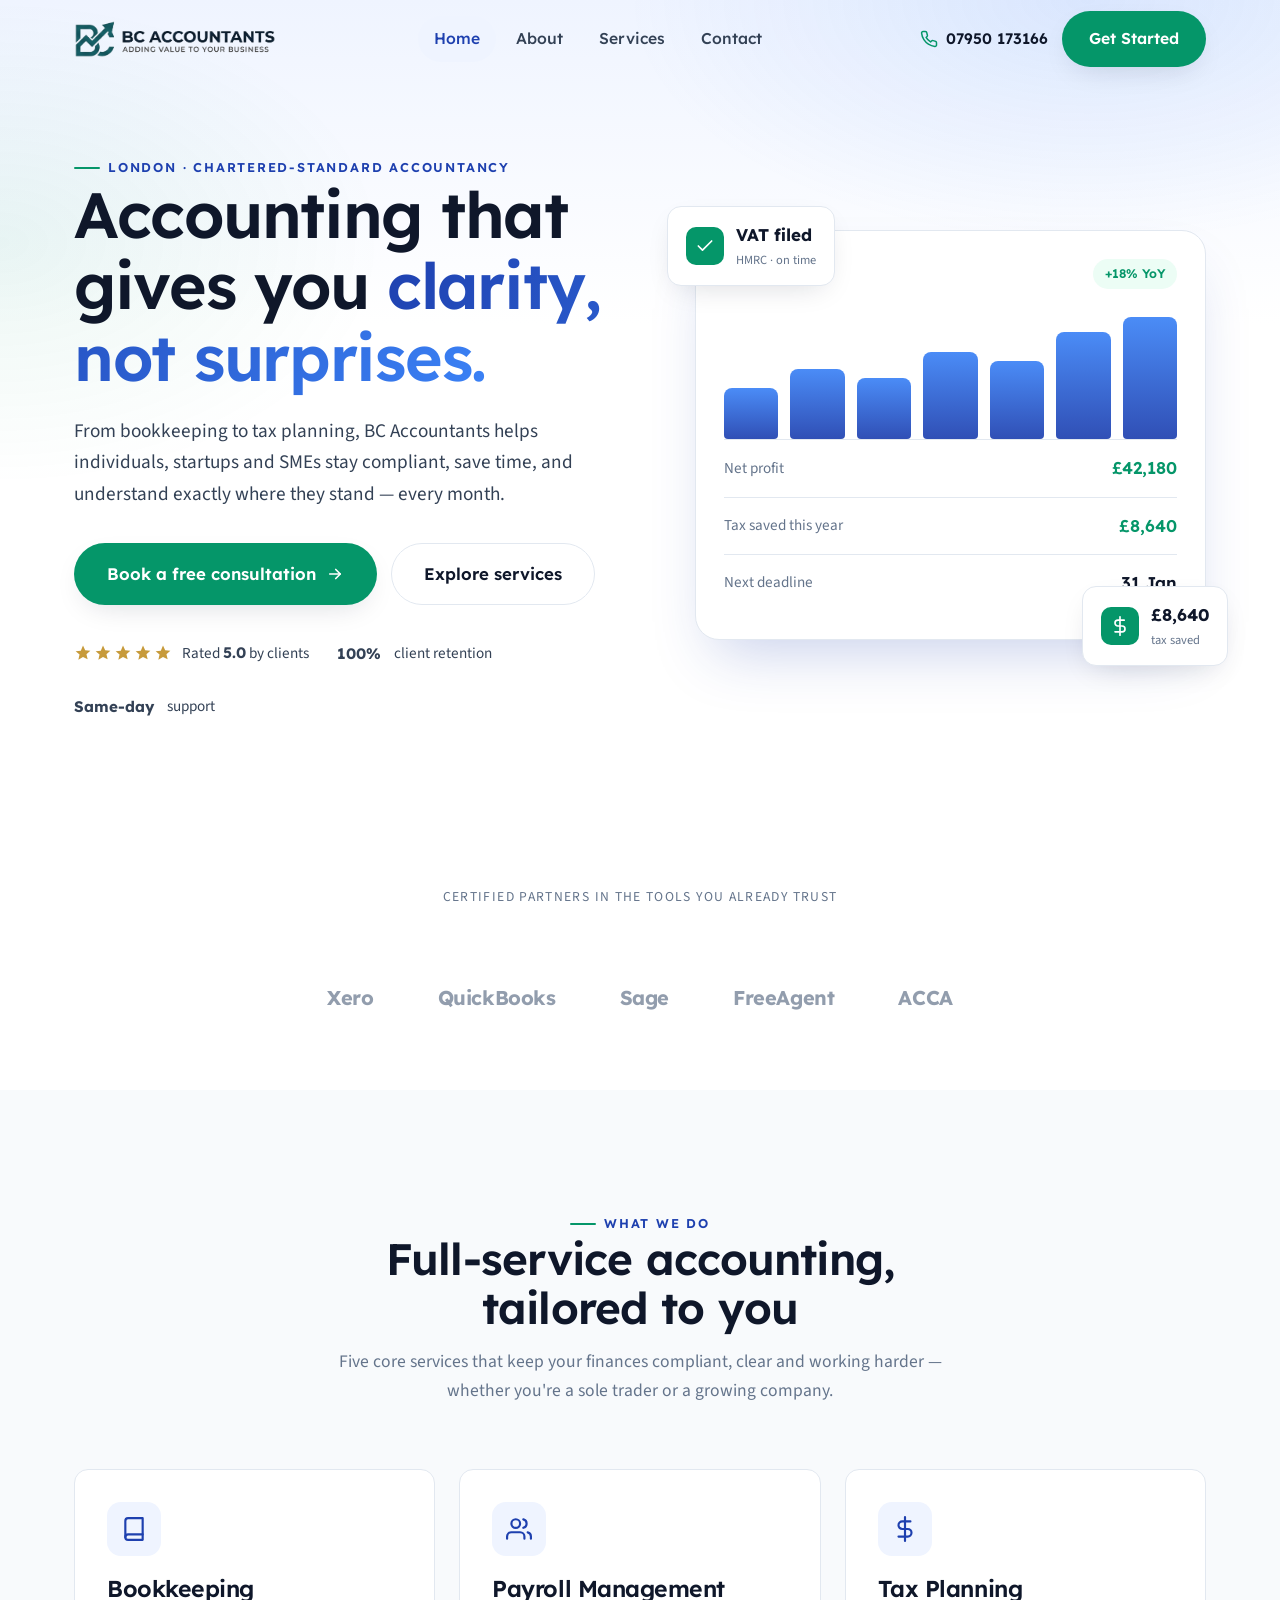
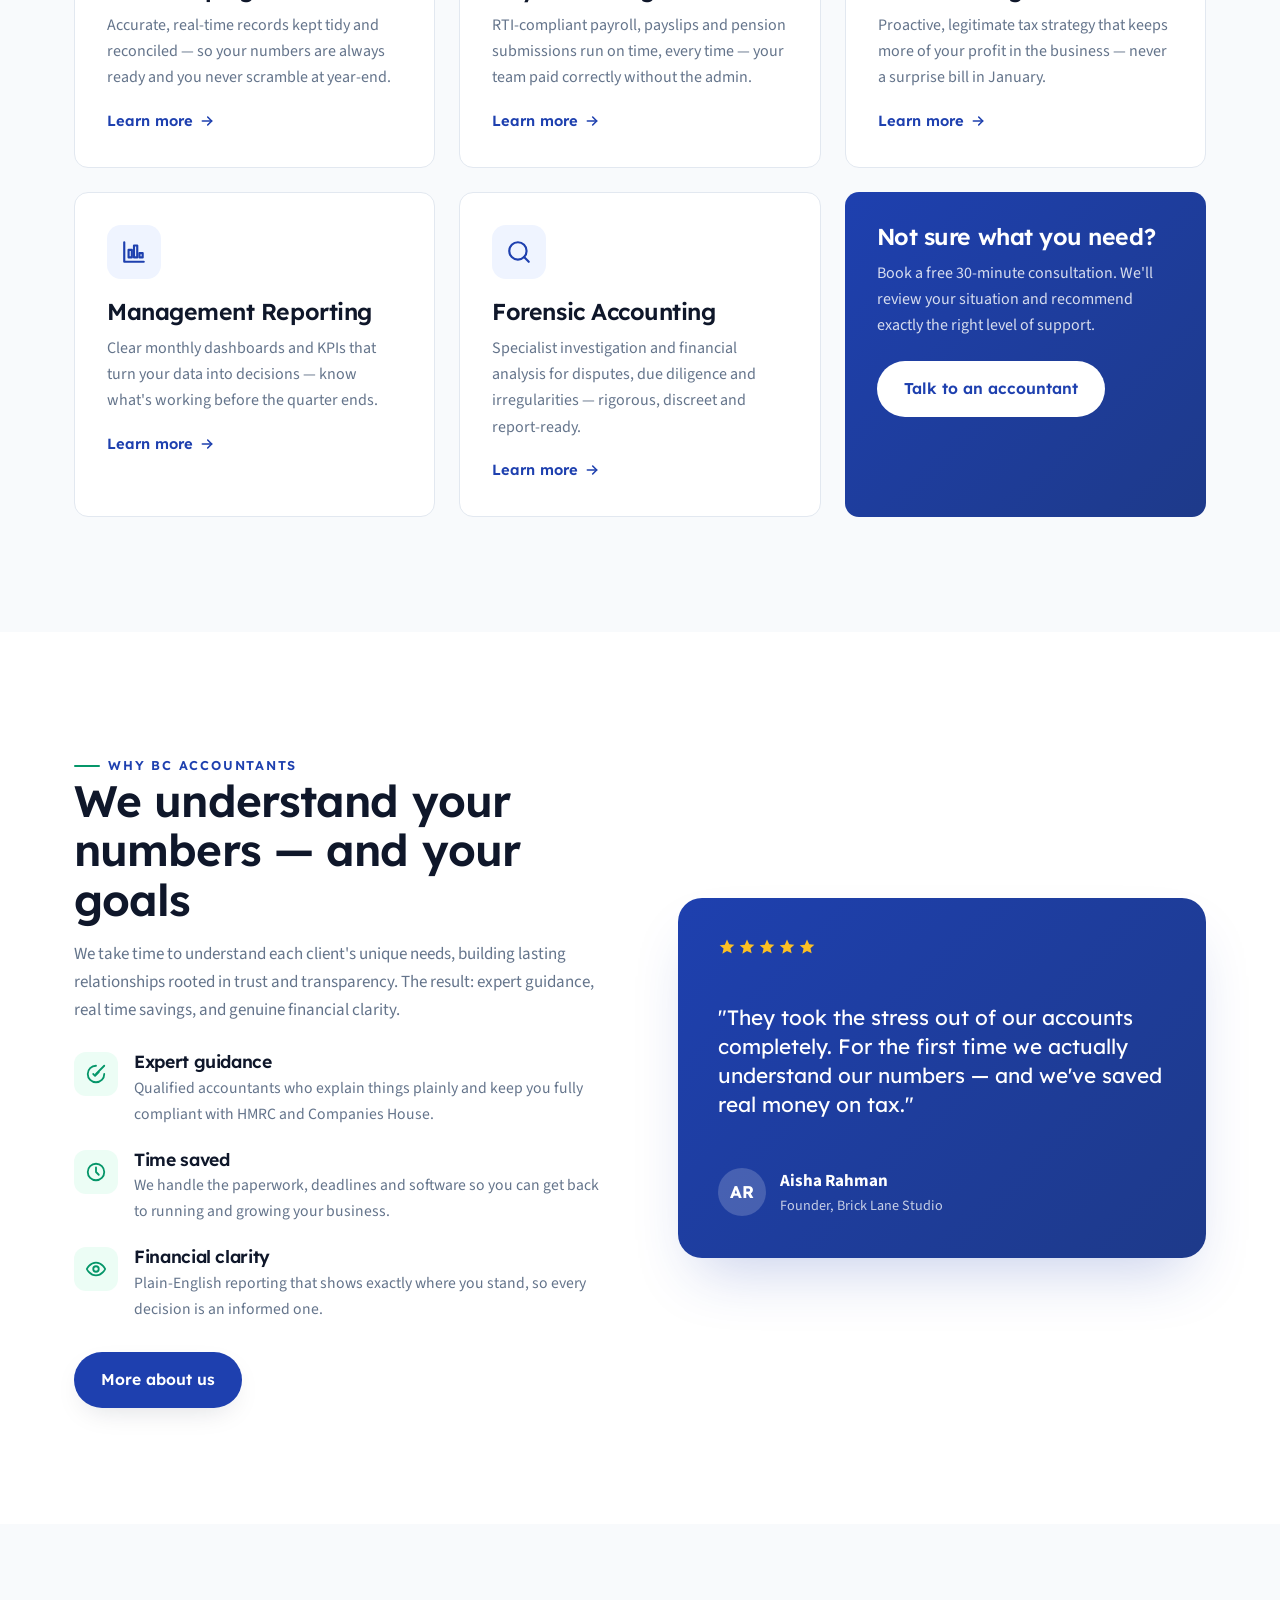
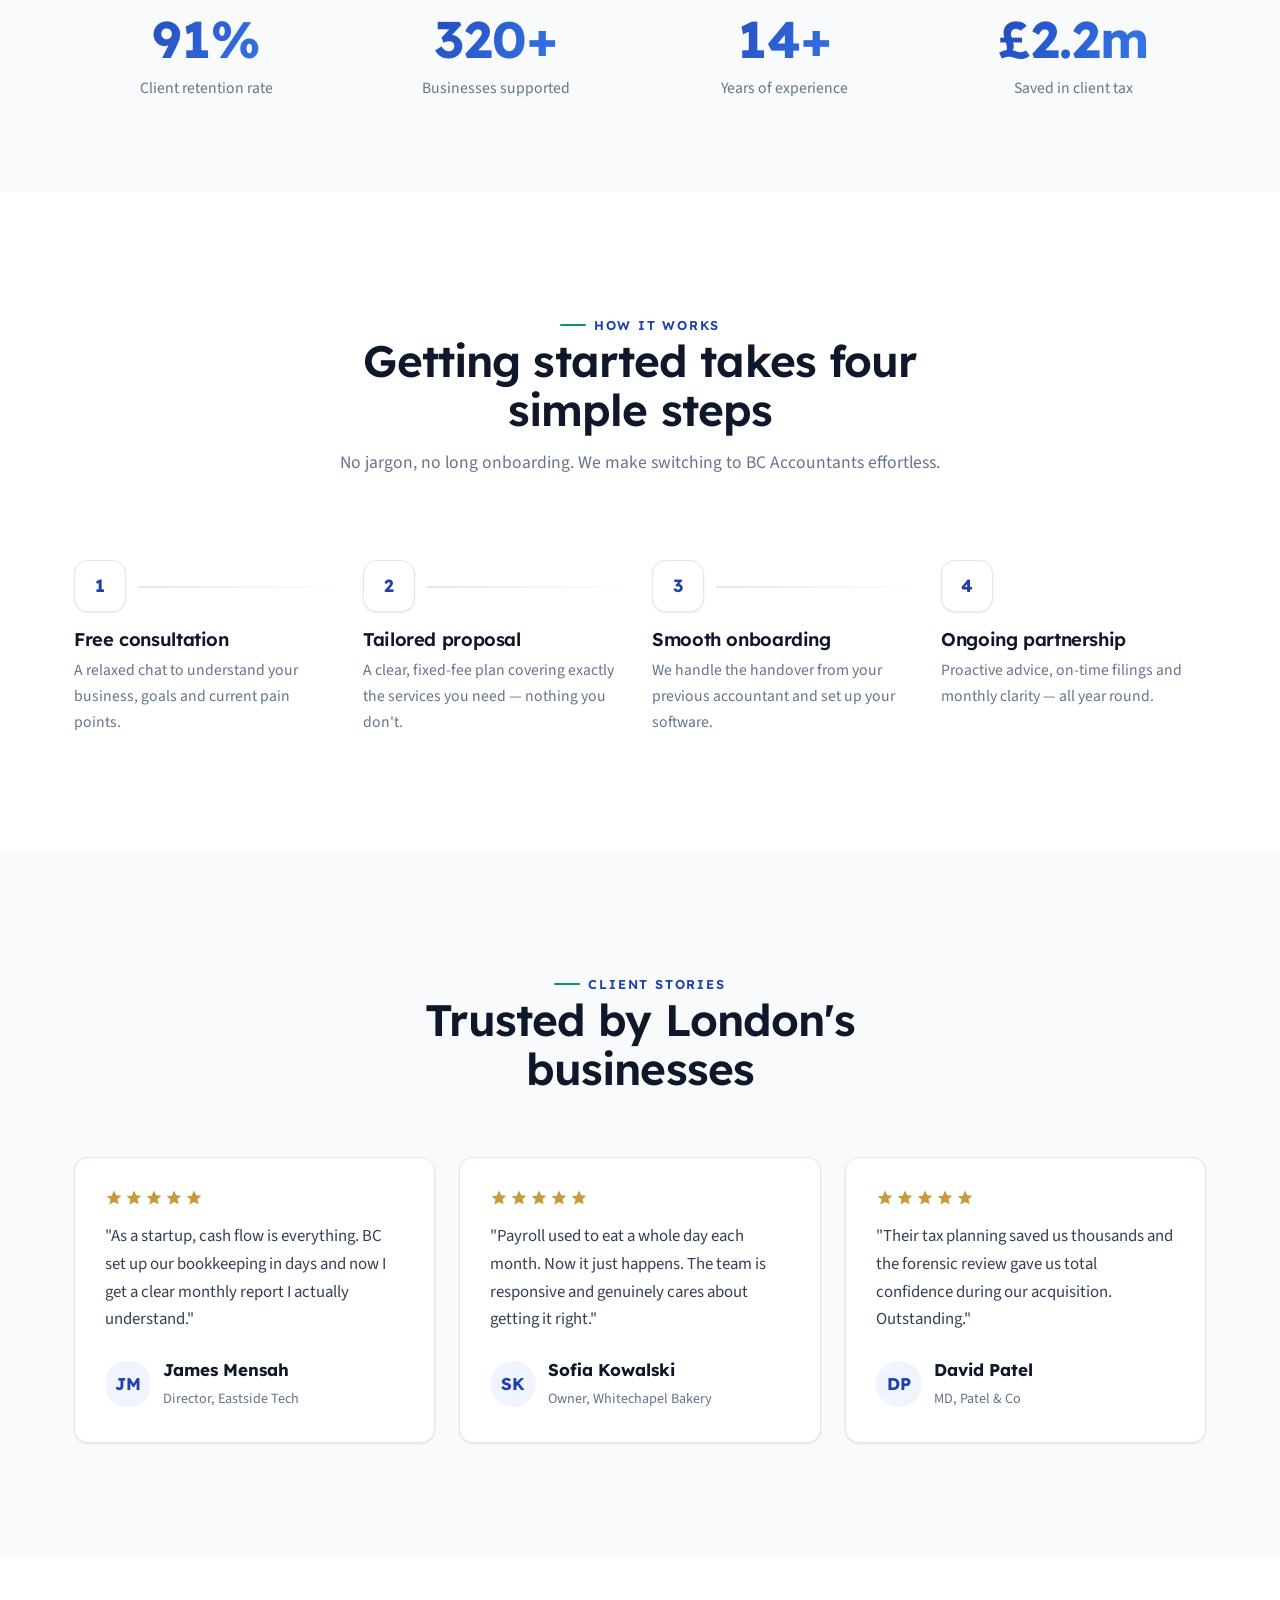
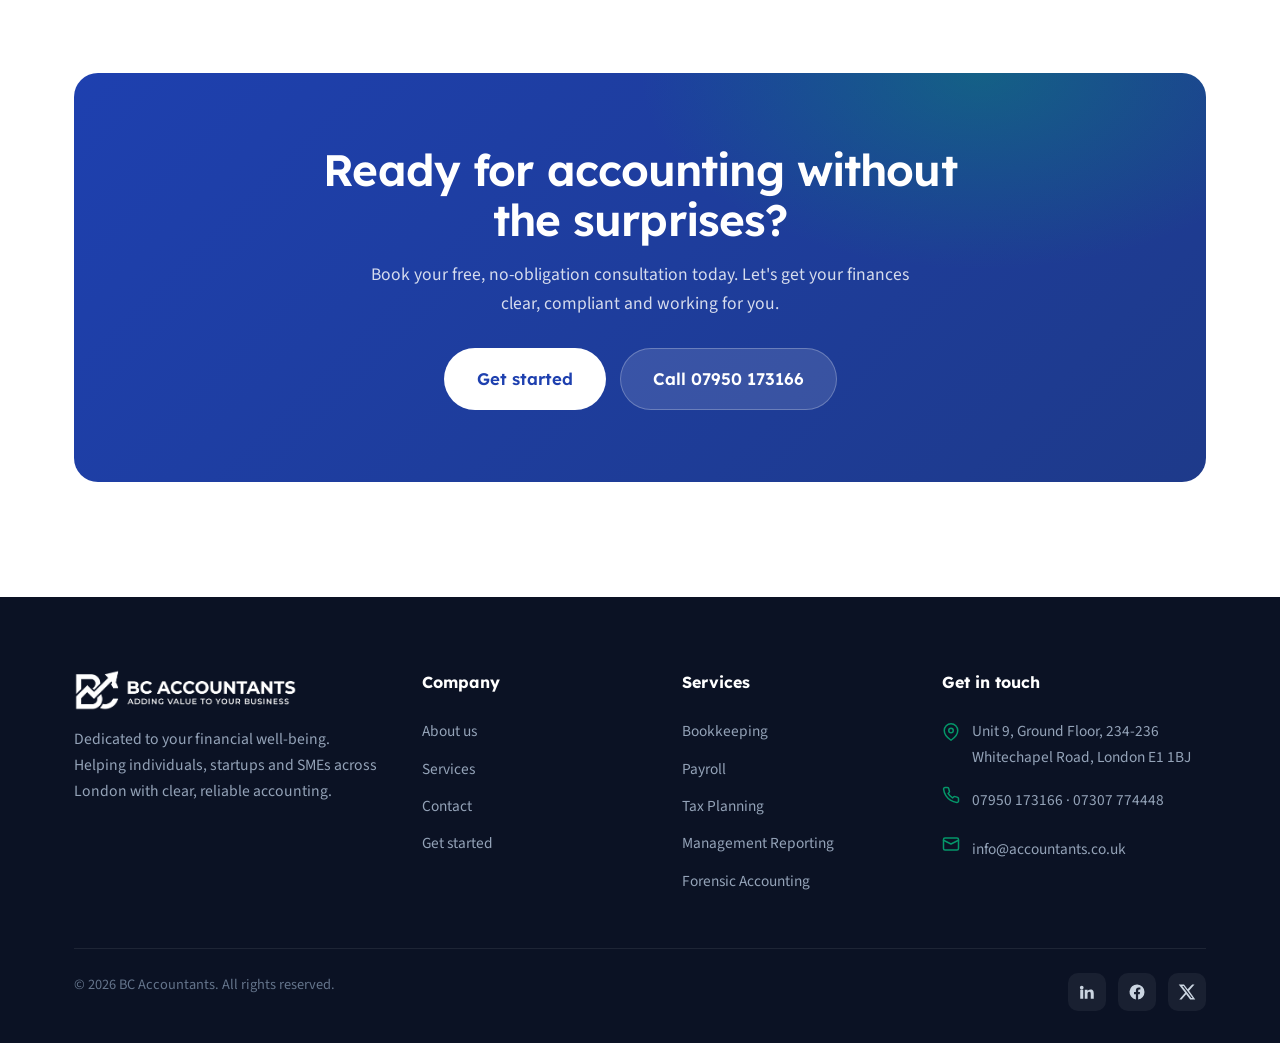
<file: index.html>
<!DOCTYPE html>
<html lang="en-GB">
<head>
  <meta charset="UTF-8" />
  <meta name="viewport" content="width=device-width, initial-scale=1.0" />
  <title>BC Accountants — Your Trusted Accounting Partner in London</title>
  <meta name="description" content="BC Accountants in Whitechapel, London. Bookkeeping, payroll, tax planning, management reporting and forensic accounting for individuals, startups and SMEs." />
  <meta name="theme-color" content="#1e40af" />
  <link rel="preconnect" href="https://fonts.googleapis.com" />
  <link rel="preconnect" href="https://fonts.gstatic.com" crossorigin />
  <link href="https://fonts.googleapis.com/css2?family=Lexend:wght@300;400;500;600;700&family=Source+Sans+3:wght@300;400;500;600;700&display=swap" rel="stylesheet" />
  <link rel="icon" type="image/png" href="logo/favicon.png" />
  <link rel="stylesheet" href="css/styles.css" />
</head>
<body>
  <!-- ============ HEADER ============ -->
  <header class="site-header">
    <div class="container nav">
      <a class="brand" href="index.html" aria-label="BC Accountants home">
        <img src="logo/logo-dark.png" alt="BC Accountants — Adding value to your business" class="brand-logo" />
      </a>
      <nav class="nav-links" aria-label="Primary">
        <a href="index.html" class="active">Home</a>
        <a href="about.html">About</a>
        <a href="services.html">Services</a>
        <a href="contact.html">Contact</a>
      </nav>
      <div class="nav-cta">
        <a class="nav-phone" href="tel:07950173166">
          <svg viewBox="0 0 24 24" fill="none" stroke="currentColor" stroke-width="2" stroke-linecap="round" stroke-linejoin="round"><path d="M22 16.92v3a2 2 0 0 1-2.18 2 19.79 19.79 0 0 1-8.63-3.07 19.5 19.5 0 0 1-6-6 19.79 19.79 0 0 1-3.07-8.67A2 2 0 0 1 4.11 2h3a2 2 0 0 1 2 1.72c.13.96.36 1.9.7 2.81a2 2 0 0 1-.45 2.11L8.09 9.91a16 16 0 0 0 6 6l1.27-1.27a2 2 0 0 1 2.11-.45c.91.34 1.85.57 2.81.7A2 2 0 0 1 22 16.92z"/></svg>
          07950 173166
        </a>
        <a class="btn btn--primary" href="contact.html">Get Started</a>
        <button class="nav-toggle" aria-label="Toggle menu" aria-expanded="false"><span></span><span></span><span></span></button>
      </div>
    </div>
  </header>

  <main>
    <!-- ============ HERO ============ -->
    <section class="hero">
      <div class="container hero-grid">
        <div class="hero-copy">
          <span class="eyebrow reveal">London · Chartered-Standard Accountancy</span>
          <h1 class="reveal" data-delay="1">Accounting that gives you <span class="grad">clarity, not surprises.</span></h1>
          <p class="hero-lede reveal" data-delay="2">From bookkeeping to tax planning, BC Accountants helps individuals, startups and SMEs stay compliant, save time, and understand exactly where they stand — every month.</p>
          <div class="hero-actions reveal" data-delay="3">
            <a class="btn btn--primary btn--lg" href="contact.html">Book a free consultation
              <svg viewBox="0 0 24 24" fill="none" stroke="currentColor" stroke-width="2.2" stroke-linecap="round" stroke-linejoin="round"><path d="M5 12h14"/><path d="M13 6l6 6-6 6"/></svg>
            </a>
            <a class="btn btn--ghost btn--lg" href="services.html">Explore services</a>
          </div>
          <div class="hero-trust reveal" data-delay="4">
            <div class="trust-item">
              <span class="stars" aria-hidden="true">
                <svg viewBox="0 0 24 24" fill="currentColor"><path d="M12 2l2.9 6.3 6.9.6-5.2 4.6 1.6 6.8L12 17.3 5.8 20.9l1.6-6.8L2.2 9.5l6.9-.6z"/></svg>
                <svg viewBox="0 0 24 24" fill="currentColor"><path d="M12 2l2.9 6.3 6.9.6-5.2 4.6 1.6 6.8L12 17.3 5.8 20.9l1.6-6.8L2.2 9.5l6.9-.6z"/></svg>
                <svg viewBox="0 0 24 24" fill="currentColor"><path d="M12 2l2.9 6.3 6.9.6-5.2 4.6 1.6 6.8L12 17.3 5.8 20.9l1.6-6.8L2.2 9.5l6.9-.6z"/></svg>
                <svg viewBox="0 0 24 24" fill="currentColor"><path d="M12 2l2.9 6.3 6.9.6-5.2 4.6 1.6 6.8L12 17.3 5.8 20.9l1.6-6.8L2.2 9.5l6.9-.6z"/></svg>
                <svg viewBox="0 0 24 24" fill="currentColor"><path d="M12 2l2.9 6.3 6.9.6-5.2 4.6 1.6 6.8L12 17.3 5.8 20.9l1.6-6.8L2.2 9.5l6.9-.6z"/></svg>
              </span>
              <span>Rated <strong>5.0</strong> by clients</span>
            </div>
            <div class="trust-item"><strong>100%</strong>&nbsp;client retention</div>
            <div class="trust-item"><strong>Same-day</strong>&nbsp;support</div>
          </div>
        </div>

        <div class="hero-visual reveal" data-delay="2">
          <div class="hero-float f1">
            <span class="ic" aria-hidden="true"><svg viewBox="0 0 24 24" fill="none" stroke="currentColor" stroke-width="2" stroke-linecap="round" stroke-linejoin="round"><path d="M20 6L9 17l-5-5"/></svg></span>
            <span><strong>VAT filed</strong><small>HMRC · on time</small></span>
          </div>
          <div class="hero-card">
            <div class="hc-top"><span>Cash flow</span><span class="hc-pill">+18% YoY</span></div>
            <div class="hc-bars" aria-hidden="true">
              <span class="bar" style="height:42%"></span>
              <span class="bar" style="height:58%"></span>
              <span class="bar" style="height:50%"></span>
              <span class="bar" style="height:72%"></span>
              <span class="bar" style="height:64%"></span>
              <span class="bar" style="height:88%"></span>
              <span class="bar" style="height:100%"></span>
            </div>
            <div class="hc-row"><span class="label">Net profit</span><span class="val up">£42,180</span></div>
            <div class="hc-row"><span class="label">Tax saved this year</span><span class="val up">£8,640</span></div>
            <div class="hc-row"><span class="label">Next deadline</span><span class="val">31 Jan</span></div>
          </div>
          <div class="hero-float f2">
            <span class="ic" aria-hidden="true"><svg viewBox="0 0 24 24" fill="none" stroke="currentColor" stroke-width="2" stroke-linecap="round" stroke-linejoin="round"><path d="M12 1v22"/><path d="M17 5H9.5a3.5 3.5 0 0 0 0 7h5a3.5 3.5 0 0 1 0 7H6"/></svg></span>
            <span><strong>£8,640</strong><small>tax saved</small></span>
          </div>
        </div>
      </div>
    </section>

    <!-- ============ LOGOS / SOFTWARE ============ -->
    <section class="section--tight">
      <div class="container logos reveal">
        <span class="lbl">Certified partners in the tools you already trust</span>
        <span class="logo">Xero</span>
        <span class="logo">QuickBooks</span>
        <span class="logo">Sage</span>
        <span class="logo">FreeAgent</span>
        <span class="logo">ACCA</span>
      </div>
    </section>

    <!-- ============ SERVICES ============ -->
    <section class="section section--surface" id="services">
      <div class="container">
        <div class="section-head center reveal">
          <span class="eyebrow">What we do</span>
          <h2>Full-service accounting, tailored to you</h2>
          <p>Five core services that keep your finances compliant, clear and working harder — whether you're a sole trader or a growing company.</p>
        </div>
        <div class="grid grid-3">
          <article class="card reveal" data-delay="1">
            <span class="icon" aria-hidden="true"><svg viewBox="0 0 24 24" fill="none" stroke="currentColor" stroke-width="2" stroke-linecap="round" stroke-linejoin="round"><path d="M4 19.5A2.5 2.5 0 0 1 6.5 17H20"/><path d="M6.5 2H20v20H6.5A2.5 2.5 0 0 1 4 19.5v-15A2.5 2.5 0 0 1 6.5 2z"/></svg></span>
            <h3>Bookkeeping</h3>
            <p>Accurate, real-time records kept tidy and reconciled — so your numbers are always ready and you never scramble at year-end.</p>
            <a class="more" href="services.html#bookkeeping">Learn more <svg viewBox="0 0 24 24" fill="none" stroke="currentColor" stroke-width="2.4" stroke-linecap="round" stroke-linejoin="round"><path d="M5 12h14"/><path d="M13 6l6 6-6 6"/></svg></a>
          </article>
          <article class="card reveal" data-delay="2">
            <span class="icon" aria-hidden="true"><svg viewBox="0 0 24 24" fill="none" stroke="currentColor" stroke-width="2" stroke-linecap="round" stroke-linejoin="round"><path d="M17 21v-2a4 4 0 0 0-4-4H5a4 4 0 0 0-4 4v2"/><circle cx="9" cy="7" r="4"/><path d="M23 21v-2a4 4 0 0 0-3-3.87"/><path d="M16 3.13a4 4 0 0 1 0 7.75"/></svg></span>
            <h3>Payroll Management</h3>
            <p>RTI-compliant payroll, payslips and pension submissions run on time, every time — your team paid correctly without the admin.</p>
            <a class="more" href="services.html#payroll">Learn more <svg viewBox="0 0 24 24" fill="none" stroke="currentColor" stroke-width="2.4" stroke-linecap="round" stroke-linejoin="round"><path d="M5 12h14"/><path d="M13 6l6 6-6 6"/></svg></a>
          </article>
          <article class="card reveal" data-delay="3">
            <span class="icon" aria-hidden="true"><svg viewBox="0 0 24 24" fill="none" stroke="currentColor" stroke-width="2" stroke-linecap="round" stroke-linejoin="round"><path d="M12 1v22"/><path d="M17 5H9.5a3.5 3.5 0 0 0 0 7h5a3.5 3.5 0 0 1 0 7H6"/></svg></span>
            <h3>Tax Planning</h3>
            <p>Proactive, legitimate tax strategy that keeps more of your profit in the business — never a surprise bill in January.</p>
            <a class="more" href="services.html#tax">Learn more <svg viewBox="0 0 24 24" fill="none" stroke="currentColor" stroke-width="2.4" stroke-linecap="round" stroke-linejoin="round"><path d="M5 12h14"/><path d="M13 6l6 6-6 6"/></svg></a>
          </article>
          <article class="card reveal" data-delay="1">
            <span class="icon" aria-hidden="true"><svg viewBox="0 0 24 24" fill="none" stroke="currentColor" stroke-width="2" stroke-linecap="round" stroke-linejoin="round"><path d="M3 3v18h18"/><rect x="7" y="10" width="3" height="7"/><rect x="12" y="6" width="3" height="11"/><rect x="17" y="13" width="3" height="4"/></svg></span>
            <h3>Management Reporting</h3>
            <p>Clear monthly dashboards and KPIs that turn your data into decisions — know what's working before the quarter ends.</p>
            <a class="more" href="services.html#reporting">Learn more <svg viewBox="0 0 24 24" fill="none" stroke="currentColor" stroke-width="2.4" stroke-linecap="round" stroke-linejoin="round"><path d="M5 12h14"/><path d="M13 6l6 6-6 6"/></svg></a>
          </article>
          <article class="card reveal" data-delay="2">
            <span class="icon" aria-hidden="true"><svg viewBox="0 0 24 24" fill="none" stroke="currentColor" stroke-width="2" stroke-linecap="round" stroke-linejoin="round"><circle cx="11" cy="11" r="8"/><path d="M21 21l-4.3-4.3"/></svg></span>
            <h3>Forensic Accounting</h3>
            <p>Specialist investigation and financial analysis for disputes, due diligence and irregularities — rigorous, discreet and report-ready.</p>
            <a class="more" href="services.html#forensic">Learn more <svg viewBox="0 0 24 24" fill="none" stroke="currentColor" stroke-width="2.4" stroke-linecap="round" stroke-linejoin="round"><path d="M5 12h14"/><path d="M13 6l6 6-6 6"/></svg></a>
          </article>
          <article class="card reveal" data-delay="3" style="background:linear-gradient(135deg,var(--primary),var(--primary-dark));border:none;color:#fff;">
            <h3 style="color:#fff;">Not sure what you need?</h3>
            <p style="color:rgba(255,255,255,0.82);">Book a free 30-minute consultation. We'll review your situation and recommend exactly the right level of support.</p>
            <a class="btn btn--light" href="contact.html" style="margin-top:22px;">Talk to an accountant</a>
          </article>
        </div>
      </div>
    </section>

    <!-- ============ WHY US ============ -->
    <section class="section">
      <div class="container split">
        <div class="reveal">
          <span class="eyebrow">Why BC Accountants</span>
          <h2>We understand your numbers — and your goals</h2>
          <p style="color:var(--muted);margin-top:16px;">We take time to understand each client's unique needs, building lasting relationships rooted in trust and transparency. The result: expert guidance, real time savings, and genuine financial clarity.</p>
          <div class="feature-list">
            <div class="feature">
              <span class="fic" aria-hidden="true"><svg viewBox="0 0 24 24" fill="none" stroke="currentColor" stroke-width="2" stroke-linecap="round" stroke-linejoin="round"><path d="M9 12l2 2 4-4"/><path d="M12 3a9 9 0 1 0 9 9"/><path d="M21 3l-9 9"/></svg></span>
              <div><h4>Expert guidance</h4><p>Qualified accountants who explain things plainly and keep you fully compliant with HMRC and Companies House.</p></div>
            </div>
            <div class="feature">
              <span class="fic" aria-hidden="true"><svg viewBox="0 0 24 24" fill="none" stroke="currentColor" stroke-width="2" stroke-linecap="round" stroke-linejoin="round"><circle cx="12" cy="12" r="9"/><path d="M12 7v5l3 3"/></svg></span>
              <div><h4>Time saved</h4><p>We handle the paperwork, deadlines and software so you can get back to running and growing your business.</p></div>
            </div>
            <div class="feature">
              <span class="fic" aria-hidden="true"><svg viewBox="0 0 24 24" fill="none" stroke="currentColor" stroke-width="2" stroke-linecap="round" stroke-linejoin="round"><path d="M2 12s3-7 10-7 10 7 10 7-3 7-10 7-10-7-10-7z"/><circle cx="12" cy="12" r="3"/></svg></span>
              <div><h4>Financial clarity</h4><p>Plain-English reporting that shows exactly where you stand, so every decision is an informed one.</p></div>
            </div>
          </div>
          <a class="btn btn--blue" href="about.html" style="margin-top:30px;">More about us</a>
        </div>
        <div class="media-stack reveal" data-delay="2">
          <div class="panel">
            <span class="stars" aria-hidden="true">
              <svg viewBox="0 0 24 24" fill="currentColor" style="color:#fbbf24"><path d="M12 2l2.9 6.3 6.9.6-5.2 4.6 1.6 6.8L12 17.3 5.8 20.9l1.6-6.8L2.2 9.5l6.9-.6z"/></svg>
              <svg viewBox="0 0 24 24" fill="currentColor" style="color:#fbbf24"><path d="M12 2l2.9 6.3 6.9.6-5.2 4.6 1.6 6.8L12 17.3 5.8 20.9l1.6-6.8L2.2 9.5l6.9-.6z"/></svg>
              <svg viewBox="0 0 24 24" fill="currentColor" style="color:#fbbf24"><path d="M12 2l2.9 6.3 6.9.6-5.2 4.6 1.6 6.8L12 17.3 5.8 20.9l1.6-6.8L2.2 9.5l6.9-.6z"/></svg>
              <svg viewBox="0 0 24 24" fill="currentColor" style="color:#fbbf24"><path d="M12 2l2.9 6.3 6.9.6-5.2 4.6 1.6 6.8L12 17.3 5.8 20.9l1.6-6.8L2.2 9.5l6.9-.6z"/></svg>
              <svg viewBox="0 0 24 24" fill="currentColor" style="color:#fbbf24"><path d="M12 2l2.9 6.3 6.9.6-5.2 4.6 1.6 6.8L12 17.3 5.8 20.9l1.6-6.8L2.2 9.5l6.9-.6z"/></svg>
            </span>
            <p class="quote">"They took the stress out of our accounts completely. For the first time we actually understand our numbers — and we've saved real money on tax."</p>
            <div class="who">
              <span class="av">AR</span>
              <div><strong>Aisha Rahman</strong><small>Founder, Brick Lane Studio</small></div>
            </div>
          </div>
        </div>
      </div>
    </section>

    <!-- ============ STATS ============ -->
    <section class="section--tight section--surface">
      <div class="container stats">
        <div class="stat reveal"><div class="num"><span data-count="100" data-suffix="%">0%</span></div><div class="lbl">Client retention rate</div></div>
        <div class="stat reveal" data-delay="1"><div class="num"><span data-count="350" data-suffix="+">0+</span></div><div class="lbl">Businesses supported</div></div>
        <div class="stat reveal" data-delay="2"><div class="num"><span data-count="15" data-suffix="+">0+</span></div><div class="lbl">Years of experience</div></div>
        <div class="stat reveal" data-delay="3"><div class="num">£<span data-count="2.4" data-decimals="1" data-suffix="m">0</span></div><div class="lbl">Saved in client tax</div></div>
      </div>
    </section>

    <!-- ============ PROCESS ============ -->
    <section class="section">
      <div class="container">
        <div class="section-head center reveal">
          <span class="eyebrow">How it works</span>
          <h2>Getting started takes four simple steps</h2>
          <p>No jargon, no long onboarding. We make switching to BC Accountants effortless.</p>
        </div>
        <div class="steps">
          <div class="step reveal"><div class="n">1</div><h4>Free consultation</h4><p>A relaxed chat to understand your business, goals and current pain points.</p></div>
          <div class="step reveal" data-delay="1"><div class="n">2</div><h4>Tailored proposal</h4><p>A clear, fixed-fee plan covering exactly the services you need — nothing you don't.</p></div>
          <div class="step reveal" data-delay="2"><div class="n">3</div><h4>Smooth onboarding</h4><p>We handle the handover from your previous accountant and set up your software.</p></div>
          <div class="step reveal" data-delay="3"><div class="n">4</div><h4>Ongoing partnership</h4><p>Proactive advice, on-time filings and monthly clarity — all year round.</p></div>
        </div>
      </div>
    </section>

    <!-- ============ TESTIMONIALS ============ -->
    <section class="section section--surface">
      <div class="container">
        <div class="section-head center reveal">
          <span class="eyebrow">Client stories</span>
          <h2>Trusted by London's businesses</h2>
        </div>
        <div class="tgrid">
          <article class="tcard reveal">
            <span class="stars" aria-hidden="true">
              <svg viewBox="0 0 24 24" fill="currentColor"><path d="M12 2l2.9 6.3 6.9.6-5.2 4.6 1.6 6.8L12 17.3 5.8 20.9l1.6-6.8L2.2 9.5l6.9-.6z"/></svg><svg viewBox="0 0 24 24" fill="currentColor"><path d="M12 2l2.9 6.3 6.9.6-5.2 4.6 1.6 6.8L12 17.3 5.8 20.9l1.6-6.8L2.2 9.5l6.9-.6z"/></svg><svg viewBox="0 0 24 24" fill="currentColor"><path d="M12 2l2.9 6.3 6.9.6-5.2 4.6 1.6 6.8L12 17.3 5.8 20.9l1.6-6.8L2.2 9.5l6.9-.6z"/></svg><svg viewBox="0 0 24 24" fill="currentColor"><path d="M12 2l2.9 6.3 6.9.6-5.2 4.6 1.6 6.8L12 17.3 5.8 20.9l1.6-6.8L2.2 9.5l6.9-.6z"/></svg><svg viewBox="0 0 24 24" fill="currentColor"><path d="M12 2l2.9 6.3 6.9.6-5.2 4.6 1.6 6.8L12 17.3 5.8 20.9l1.6-6.8L2.2 9.5l6.9-.6z"/></svg>
            </span>
            <blockquote>"As a startup, cash flow is everything. BC set up our bookkeeping in days and now I get a clear monthly report I actually understand."</blockquote>
            <div class="who"><span class="av">JM</span><div><strong>James Mensah</strong><small>Director, Eastside Tech</small></div></div>
          </article>
          <article class="tcard reveal" data-delay="1">
            <span class="stars" aria-hidden="true">
              <svg viewBox="0 0 24 24" fill="currentColor"><path d="M12 2l2.9 6.3 6.9.6-5.2 4.6 1.6 6.8L12 17.3 5.8 20.9l1.6-6.8L2.2 9.5l6.9-.6z"/></svg><svg viewBox="0 0 24 24" fill="currentColor"><path d="M12 2l2.9 6.3 6.9.6-5.2 4.6 1.6 6.8L12 17.3 5.8 20.9l1.6-6.8L2.2 9.5l6.9-.6z"/></svg><svg viewBox="0 0 24 24" fill="currentColor"><path d="M12 2l2.9 6.3 6.9.6-5.2 4.6 1.6 6.8L12 17.3 5.8 20.9l1.6-6.8L2.2 9.5l6.9-.6z"/></svg><svg viewBox="0 0 24 24" fill="currentColor"><path d="M12 2l2.9 6.3 6.9.6-5.2 4.6 1.6 6.8L12 17.3 5.8 20.9l1.6-6.8L2.2 9.5l6.9-.6z"/></svg><svg viewBox="0 0 24 24" fill="currentColor"><path d="M12 2l2.9 6.3 6.9.6-5.2 4.6 1.6 6.8L12 17.3 5.8 20.9l1.6-6.8L2.2 9.5l6.9-.6z"/></svg>
            </span>
            <blockquote>"Payroll used to eat a whole day each month. Now it just happens. The team is responsive and genuinely cares about getting it right."</blockquote>
            <div class="who"><span class="av">SK</span><div><strong>Sofia Kowalski</strong><small>Owner, Whitechapel Bakery</small></div></div>
          </article>
          <article class="tcard reveal" data-delay="2">
            <span class="stars" aria-hidden="true">
              <svg viewBox="0 0 24 24" fill="currentColor"><path d="M12 2l2.9 6.3 6.9.6-5.2 4.6 1.6 6.8L12 17.3 5.8 20.9l1.6-6.8L2.2 9.5l6.9-.6z"/></svg><svg viewBox="0 0 24 24" fill="currentColor"><path d="M12 2l2.9 6.3 6.9.6-5.2 4.6 1.6 6.8L12 17.3 5.8 20.9l1.6-6.8L2.2 9.5l6.9-.6z"/></svg><svg viewBox="0 0 24 24" fill="currentColor"><path d="M12 2l2.9 6.3 6.9.6-5.2 4.6 1.6 6.8L12 17.3 5.8 20.9l1.6-6.8L2.2 9.5l6.9-.6z"/></svg><svg viewBox="0 0 24 24" fill="currentColor"><path d="M12 2l2.9 6.3 6.9.6-5.2 4.6 1.6 6.8L12 17.3 5.8 20.9l1.6-6.8L2.2 9.5l6.9-.6z"/></svg><svg viewBox="0 0 24 24" fill="currentColor"><path d="M12 2l2.9 6.3 6.9.6-5.2 4.6 1.6 6.8L12 17.3 5.8 20.9l1.6-6.8L2.2 9.5l6.9-.6z"/></svg>
            </span>
            <blockquote>"Their tax planning saved us thousands and the forensic review gave us total confidence during our acquisition. Outstanding."</blockquote>
            <div class="who"><span class="av">DP</span><div><strong>David Patel</strong><small>MD, Patel & Co</small></div></div>
          </article>
        </div>
      </div>
    </section>

    <!-- ============ CTA ============ -->
    <section class="section">
      <div class="container">
        <div class="cta-band reveal">
          <h2>Ready for accounting without the surprises?</h2>
          <p>Book your free, no-obligation consultation today. Let's get your finances clear, compliant and working for you.</p>
          <div class="cta-actions">
            <a class="btn btn--light btn--lg" href="contact.html">Get started</a>
            <a class="btn btn--lg" href="tel:07950173166" style="background:rgba(255,255,255,0.12);color:#fff;border-color:rgba(255,255,255,0.25);">Call 07950 173166</a>
          </div>
        </div>
      </div>
    </section>
  </main>

  <!-- ============ FOOTER ============ -->
  <footer class="site-footer">
    <div class="container">
      <div class="foot-grid">
        <div>
          <div class="brand">
            <img src="logo/logo-white.png" alt="BC Accountants" class="brand-logo" />
          </div>
          <p class="foot-about">Dedicated to your financial well-being. Helping individuals, startups and SMEs across London with clear, reliable accounting.</p>
        </div>
        <div class="foot-col">
          <h5>Company</h5>
          <a href="about.html">About us</a>
          <a href="services.html">Services</a>
          <a href="contact.html">Contact</a>
          <a href="contact.html">Get started</a>
        </div>
        <div class="foot-col">
          <h5>Services</h5>
          <a href="services.html#bookkeeping">Bookkeeping</a>
          <a href="services.html#payroll">Payroll</a>
          <a href="services.html#tax">Tax Planning</a>
          <a href="services.html#reporting">Management Reporting</a>
          <a href="services.html#forensic">Forensic Accounting</a>
        </div>
        <div class="foot-col">
          <h5>Get in touch</h5>
          <ul class="foot-contact">
            <li><svg viewBox="0 0 24 24" fill="none" stroke="currentColor" stroke-width="2" stroke-linecap="round" stroke-linejoin="round"><path d="M21 10c0 7-9 13-9 13s-9-6-9-13a9 9 0 0 1 18 0z"/><circle cx="12" cy="10" r="3"/></svg><span>Unit 9, Ground Floor, 234-236 Whitechapel Road, London E1 1BJ</span></li>
            <li><svg viewBox="0 0 24 24" fill="none" stroke="currentColor" stroke-width="2" stroke-linecap="round" stroke-linejoin="round"><path d="M22 16.92v3a2 2 0 0 1-2.18 2 19.79 19.79 0 0 1-8.63-3.07 19.5 19.5 0 0 1-6-6 19.79 19.79 0 0 1-3.07-8.67A2 2 0 0 1 4.11 2h3a2 2 0 0 1 2 1.72c.13.96.36 1.9.7 2.81a2 2 0 0 1-.45 2.11L8.09 9.91a16 16 0 0 0 6 6l1.27-1.27a2 2 0 0 1 2.11-.45c.91.34 1.85.57 2.81.7A2 2 0 0 1 22 16.92z"/></svg><a href="tel:07950173166">07950 173166 · 07307 774448</a></li>
            <li><svg viewBox="0 0 24 24" fill="none" stroke="currentColor" stroke-width="2" stroke-linecap="round" stroke-linejoin="round"><rect x="2" y="4" width="20" height="16" rx="2"/><path d="m22 7-10 5L2 7"/></svg><a href="mailto:info@accountants.co.uk">info@accountants.co.uk</a></li>
          </ul>
        </div>
      </div>
      <div class="foot-bottom">
        <span>© <span id="year">2026</span> BC Accountants. All rights reserved.</span>
        <div class="socials">
          <a href="#" aria-label="LinkedIn"><svg viewBox="0 0 24 24" fill="currentColor"><path d="M4.98 3.5a2.5 2.5 0 1 1 0 5 2.5 2.5 0 0 1 0-5zM3 9h4v12H3zM9 9h3.8v1.7h.05c.53-1 1.83-2.05 3.77-2.05C20.4 8.65 21 11 21 14.1V21h-4v-6.1c0-1.45-.03-3.3-2-3.3-2 0-2.3 1.57-2.3 3.2V21H9z"/></svg></a>
          <a href="#" aria-label="Facebook"><svg viewBox="0 0 24 24" fill="currentColor"><path d="M22 12a10 10 0 1 0-11.5 9.9v-7H8v-2.9h2.5V9.8c0-2.5 1.5-3.9 3.8-3.9 1.1 0 2.2.2 2.2.2v2.5h-1.3c-1.2 0-1.6.8-1.6 1.6v1.8H16l-.4 2.9h-2.1v7A10 10 0 0 0 22 12z"/></svg></a>
          <a href="#" aria-label="X"><svg viewBox="0 0 24 24" fill="currentColor"><path d="M18.9 2H22l-7.3 8.3L23 22h-6.8l-5.3-6.9L4.8 22H1.7l7.8-8.9L1 2h7l4.8 6.3zM17.7 20h1.7L7.4 3.9H5.6z"/></svg></a>
        </div>
      </div>
    </div>
  </footer>

  <script src="js/main.js" defer></script>
</body>
</html>
</file>
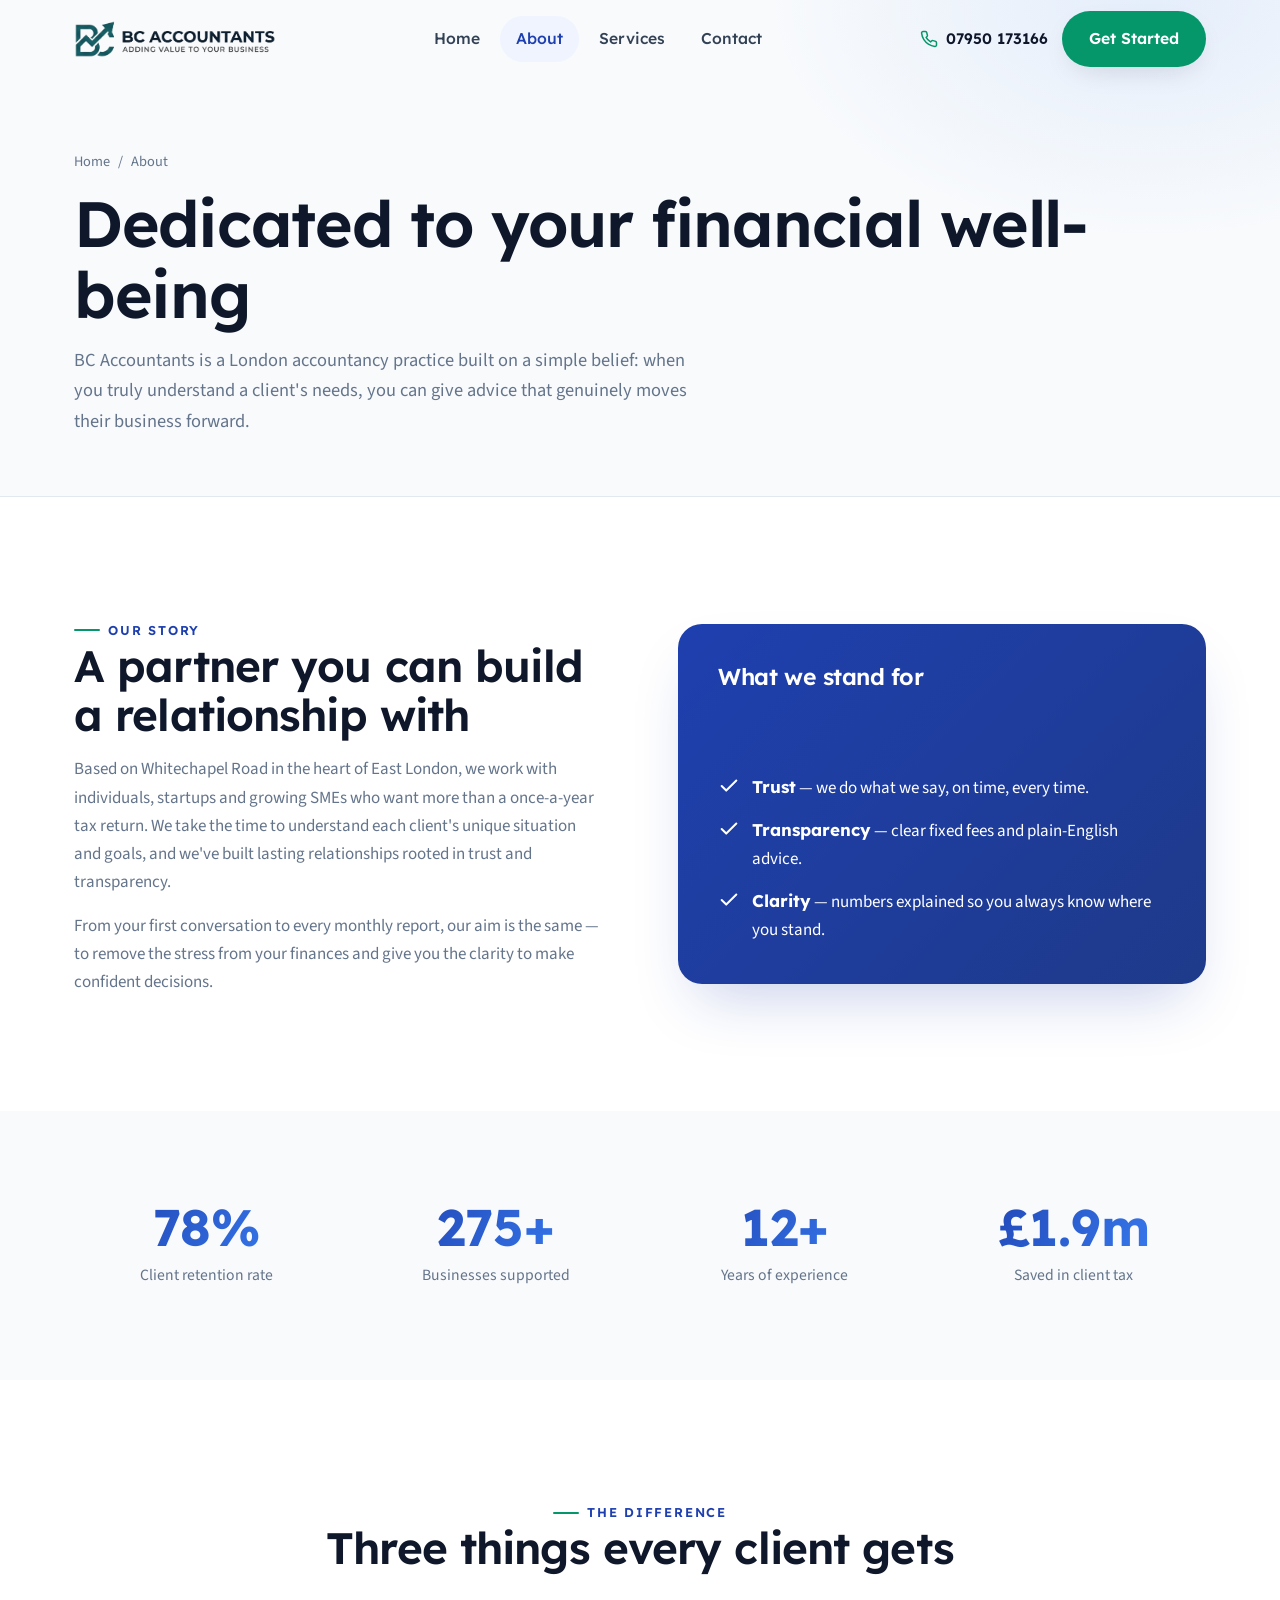
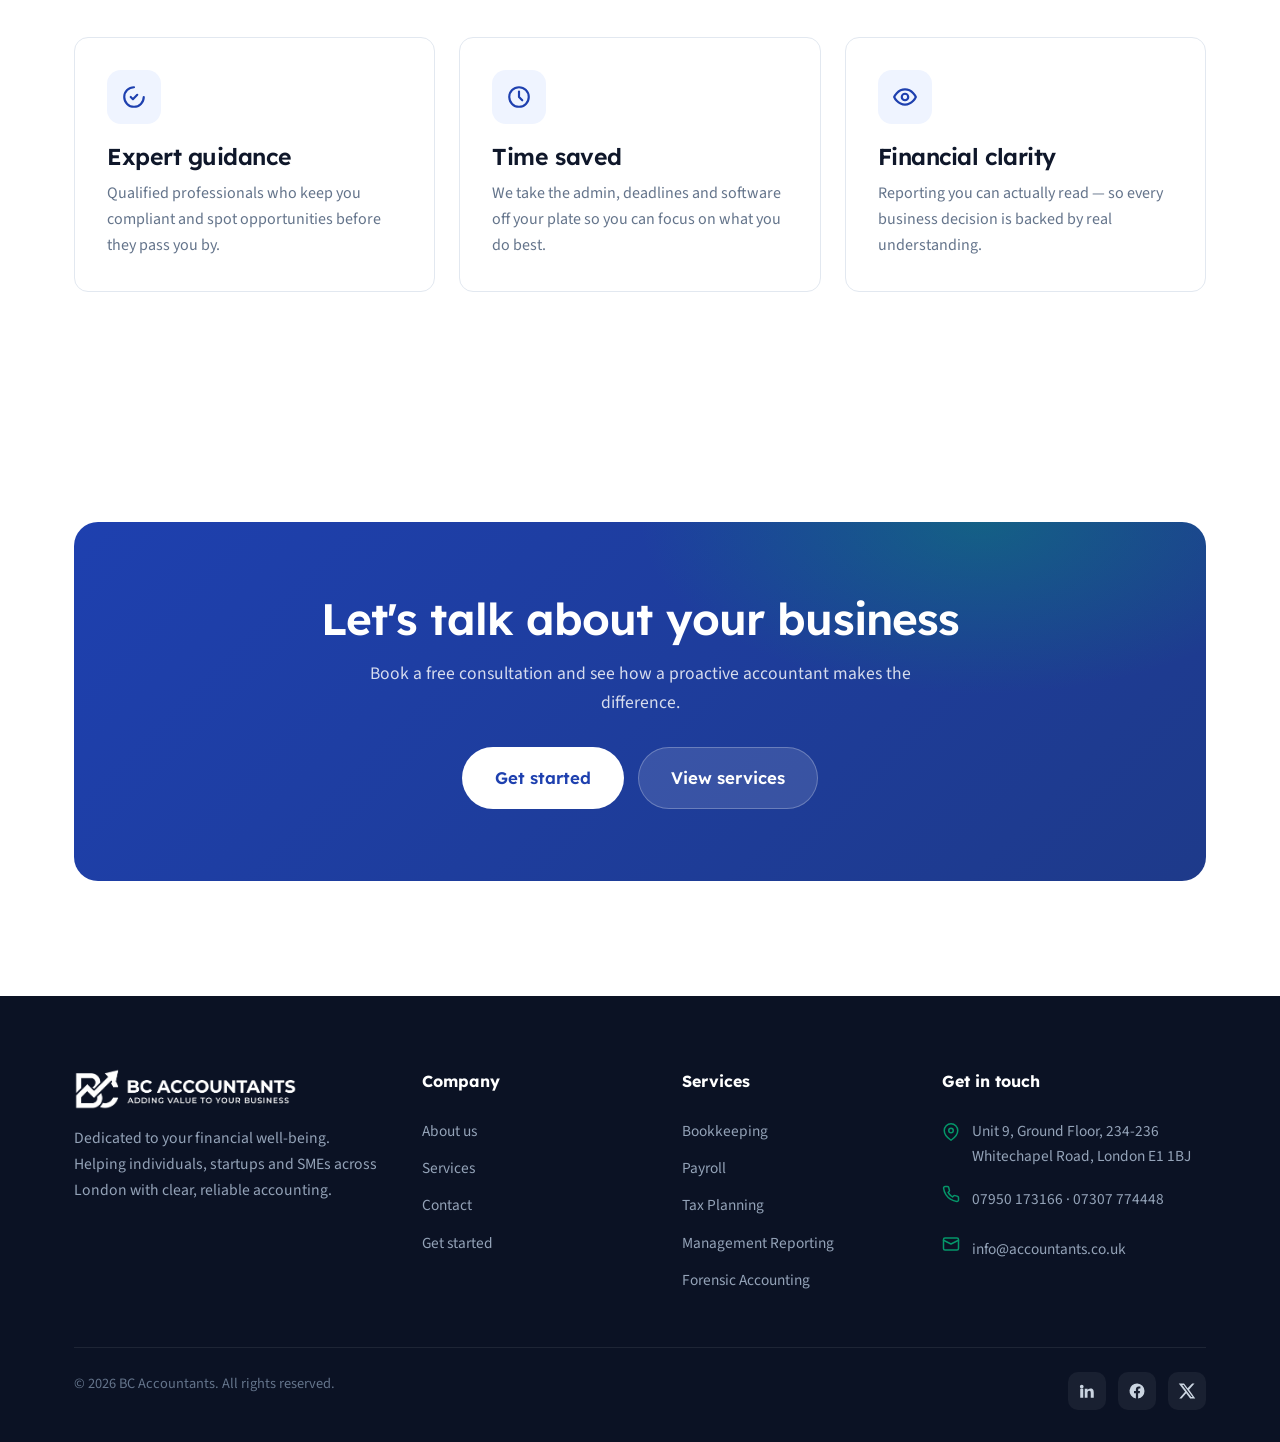
<file: about.html>
<!DOCTYPE html>
<html lang="en-GB">
<head>
  <meta charset="UTF-8" />
  <meta name="viewport" content="width=device-width, initial-scale=1.0" />
  <title>About BC Accountants — Trusted London Accountancy</title>
  <meta name="description" content="Meet BC Accountants — a Whitechapel-based firm dedicated to your financial well-being. Trust, transparency and clarity for individuals, startups and SMEs." />
  <meta name="theme-color" content="#1e40af" />
  <link rel="preconnect" href="https://fonts.googleapis.com" />
  <link rel="preconnect" href="https://fonts.gstatic.com" crossorigin />
  <link href="https://fonts.googleapis.com/css2?family=Lexend:wght@300;400;500;600;700&family=Source+Sans+3:wght@300;400;500;600;700&display=swap" rel="stylesheet" />
  <link rel="icon" type="image/png" href="logo/favicon.png" />
  <link rel="stylesheet" href="css/styles.css" />
</head>
<body>
  <header class="site-header">
    <div class="container nav">
      <a class="brand" href="index.html" aria-label="BC Accountants home">
        <img src="logo/logo-dark.png" alt="BC Accountants — Adding value to your business" class="brand-logo" />
      </a>
      <nav class="nav-links" aria-label="Primary">
        <a href="index.html">Home</a>
        <a href="about.html" class="active">About</a>
        <a href="services.html">Services</a>
        <a href="contact.html">Contact</a>
      </nav>
      <div class="nav-cta">
        <a class="nav-phone" href="tel:07950173166"><svg viewBox="0 0 24 24" fill="none" stroke="currentColor" stroke-width="2" stroke-linecap="round" stroke-linejoin="round"><path d="M22 16.92v3a2 2 0 0 1-2.18 2 19.79 19.79 0 0 1-8.63-3.07 19.5 19.5 0 0 1-6-6 19.79 19.79 0 0 1-3.07-8.67A2 2 0 0 1 4.11 2h3a2 2 0 0 1 2 1.72c.13.96.36 1.9.7 2.81a2 2 0 0 1-.45 2.11L8.09 9.91a16 16 0 0 0 6 6l1.27-1.27a2 2 0 0 1 2.11-.45c.91.34 1.85.57 2.81.7A2 2 0 0 1 22 16.92z"/></svg>07950 173166</a>
        <a class="btn btn--primary" href="contact.html">Get Started</a>
        <button class="nav-toggle" aria-label="Toggle menu" aria-expanded="false"><span></span><span></span><span></span></button>
      </div>
    </div>
  </header>

  <main>
    <section class="page-hero">
      <div class="container">
        <div class="crumbs reveal"><a href="index.html">Home</a> <span>/</span> <span>About</span></div>
        <h1 class="reveal" data-delay="1">Dedicated to your financial well-being</h1>
        <p class="reveal" data-delay="2">BC Accountants is a London accountancy practice built on a simple belief: when you truly understand a client's needs, you can give advice that genuinely moves their business forward.</p>
      </div>
    </section>

    <section class="section">
      <div class="container split">
        <div class="reveal">
          <span class="eyebrow">Our story</span>
          <h2>A partner you can build a relationship with</h2>
          <p style="color:var(--muted);margin-top:16px;">Based on Whitechapel Road in the heart of East London, we work with individuals, startups and growing SMEs who want more than a once-a-year tax return. We take the time to understand each client's unique situation and goals, and we've built lasting relationships rooted in trust and transparency.</p>
          <p style="color:var(--muted);margin-top:16px;">From your first conversation to every monthly report, our aim is the same — to remove the stress from your finances and give you the clarity to make confident decisions.</p>
        </div>
        <div class="media-stack reveal" data-delay="2">
          <div class="panel">
            <h3 style="margin-bottom:18px;">What we stand for</h3>
            <ul style="display:grid;gap:14px;">
              <li style="display:flex;gap:12px;align-items:flex-start;"><svg viewBox="0 0 24 24" width="22" height="22" fill="none" stroke="#fff" stroke-width="2.2" stroke-linecap="round" stroke-linejoin="round" style="flex:0 0 auto;margin-top:2px;"><path d="M20 6L9 17l-5-5"/></svg><span><strong style="font-family:var(--font-display);">Trust</strong> — we do what we say, on time, every time.</span></li>
              <li style="display:flex;gap:12px;align-items:flex-start;"><svg viewBox="0 0 24 24" width="22" height="22" fill="none" stroke="#fff" stroke-width="2.2" stroke-linecap="round" stroke-linejoin="round" style="flex:0 0 auto;margin-top:2px;"><path d="M20 6L9 17l-5-5"/></svg><span><strong style="font-family:var(--font-display);">Transparency</strong> — clear fixed fees and plain-English advice.</span></li>
              <li style="display:flex;gap:12px;align-items:flex-start;"><svg viewBox="0 0 24 24" width="22" height="22" fill="none" stroke="#fff" stroke-width="2.2" stroke-linecap="round" stroke-linejoin="round" style="flex:0 0 auto;margin-top:2px;"><path d="M20 6L9 17l-5-5"/></svg><span><strong style="font-family:var(--font-display);">Clarity</strong> — numbers explained so you always know where you stand.</span></li>
            </ul>
          </div>
        </div>
      </div>
    </section>

    <section class="section--tight section--surface">
      <div class="container stats">
        <div class="stat reveal"><div class="num"><span data-count="100" data-suffix="%">0%</span></div><div class="lbl">Client retention rate</div></div>
        <div class="stat reveal" data-delay="1"><div class="num"><span data-count="350" data-suffix="+">0+</span></div><div class="lbl">Businesses supported</div></div>
        <div class="stat reveal" data-delay="2"><div class="num"><span data-count="15" data-suffix="+">0+</span></div><div class="lbl">Years of experience</div></div>
        <div class="stat reveal" data-delay="3"><div class="num">£<span data-count="2.4" data-decimals="1" data-suffix="m">0</span></div><div class="lbl">Saved in client tax</div></div>
      </div>
    </section>

    <section class="section">
      <div class="container">
        <div class="section-head center reveal">
          <span class="eyebrow">The difference</span>
          <h2>Three things every client gets</h2>
        </div>
        <div class="grid grid-3">
          <article class="card reveal">
            <span class="icon" aria-hidden="true"><svg viewBox="0 0 24 24" fill="none" stroke="currentColor" stroke-width="2" stroke-linecap="round" stroke-linejoin="round"><path d="M9 12l2 2 4-4"/><path d="M12 3a9 9 0 1 0 9 9"/></svg></span>
            <h3>Expert guidance</h3>
            <p>Qualified professionals who keep you compliant and spot opportunities before they pass you by.</p>
          </article>
          <article class="card reveal" data-delay="1">
            <span class="icon" aria-hidden="true"><svg viewBox="0 0 24 24" fill="none" stroke="currentColor" stroke-width="2" stroke-linecap="round" stroke-linejoin="round"><circle cx="12" cy="12" r="9"/><path d="M12 7v5l3 3"/></svg></span>
            <h3>Time saved</h3>
            <p>We take the admin, deadlines and software off your plate so you can focus on what you do best.</p>
          </article>
          <article class="card reveal" data-delay="2">
            <span class="icon" aria-hidden="true"><svg viewBox="0 0 24 24" fill="none" stroke="currentColor" stroke-width="2" stroke-linecap="round" stroke-linejoin="round"><path d="M2 12s3-7 10-7 10 7 10 7-3 7-10 7-10-7-10-7z"/><circle cx="12" cy="12" r="3"/></svg></span>
            <h3>Financial clarity</h3>
            <p>Reporting you can actually read — so every business decision is backed by real understanding.</p>
          </article>
        </div>
      </div>
    </section>

    <section class="section">
      <div class="container">
        <div class="cta-band reveal">
          <h2>Let's talk about your business</h2>
          <p>Book a free consultation and see how a proactive accountant makes the difference.</p>
          <div class="cta-actions">
            <a class="btn btn--light btn--lg" href="contact.html">Get started</a>
            <a class="btn btn--lg" href="services.html" style="background:rgba(255,255,255,0.12);color:#fff;border-color:rgba(255,255,255,0.25);">View services</a>
          </div>
        </div>
      </div>
    </section>
  </main>

  <footer class="site-footer">
    <div class="container">
      <div class="foot-grid">
        <div>
          <div class="brand"><img src="logo/logo-white.png" alt="BC Accountants" class="brand-logo" /></div>
          <p class="foot-about">Dedicated to your financial well-being. Helping individuals, startups and SMEs across London with clear, reliable accounting.</p>
        </div>
        <div class="foot-col"><h5>Company</h5><a href="about.html">About us</a><a href="services.html">Services</a><a href="contact.html">Contact</a><a href="contact.html">Get started</a></div>
        <div class="foot-col"><h5>Services</h5><a href="services.html#bookkeeping">Bookkeeping</a><a href="services.html#payroll">Payroll</a><a href="services.html#tax">Tax Planning</a><a href="services.html#reporting">Management Reporting</a><a href="services.html#forensic">Forensic Accounting</a></div>
        <div class="foot-col"><h5>Get in touch</h5>
          <ul class="foot-contact">
            <li><svg viewBox="0 0 24 24" fill="none" stroke="currentColor" stroke-width="2" stroke-linecap="round" stroke-linejoin="round"><path d="M21 10c0 7-9 13-9 13s-9-6-9-13a9 9 0 0 1 18 0z"/><circle cx="12" cy="10" r="3"/></svg><span>Unit 9, Ground Floor, 234-236 Whitechapel Road, London E1 1BJ</span></li>
            <li><svg viewBox="0 0 24 24" fill="none" stroke="currentColor" stroke-width="2" stroke-linecap="round" stroke-linejoin="round"><path d="M22 16.92v3a2 2 0 0 1-2.18 2 19.79 19.79 0 0 1-8.63-3.07 19.5 19.5 0 0 1-6-6 19.79 19.79 0 0 1-3.07-8.67A2 2 0 0 1 4.11 2h3a2 2 0 0 1 2 1.72c.13.96.36 1.9.7 2.81a2 2 0 0 1-.45 2.11L8.09 9.91a16 16 0 0 0 6 6l1.27-1.27a2 2 0 0 1 2.11-.45c.91.34 1.85.57 2.81.7A2 2 0 0 1 22 16.92z"/></svg><a href="tel:07950173166">07950 173166 · 07307 774448</a></li>
            <li><svg viewBox="0 0 24 24" fill="none" stroke="currentColor" stroke-width="2" stroke-linecap="round" stroke-linejoin="round"><rect x="2" y="4" width="20" height="16" rx="2"/><path d="m22 7-10 5L2 7"/></svg><a href="mailto:info@accountants.co.uk">info@accountants.co.uk</a></li>
          </ul>
        </div>
      </div>
      <div class="foot-bottom">
        <span>© <span id="year">2026</span> BC Accountants. All rights reserved.</span>
        <div class="socials">
          <a href="#" aria-label="LinkedIn"><svg viewBox="0 0 24 24" fill="currentColor"><path d="M4.98 3.5a2.5 2.5 0 1 1 0 5 2.5 2.5 0 0 1 0-5zM3 9h4v12H3zM9 9h3.8v1.7h.05c.53-1 1.83-2.05 3.77-2.05C20.4 8.65 21 11 21 14.1V21h-4v-6.1c0-1.45-.03-3.3-2-3.3-2 0-2.3 1.57-2.3 3.2V21H9z"/></svg></a>
          <a href="#" aria-label="Facebook"><svg viewBox="0 0 24 24" fill="currentColor"><path d="M22 12a10 10 0 1 0-11.5 9.9v-7H8v-2.9h2.5V9.8c0-2.5 1.5-3.9 3.8-3.9 1.1 0 2.2.2 2.2.2v2.5h-1.3c-1.2 0-1.6.8-1.6 1.6v1.8H16l-.4 2.9h-2.1v7A10 10 0 0 0 22 12z"/></svg></a>
          <a href="#" aria-label="X"><svg viewBox="0 0 24 24" fill="currentColor"><path d="M18.9 2H22l-7.3 8.3L23 22h-6.8l-5.3-6.9L4.8 22H1.7l7.8-8.9L1 2h7l4.8 6.3zM17.7 20h1.7L7.4 3.9H5.6z"/></svg></a>
        </div>
      </div>
    </div>
  </footer>
  <script src="js/main.js" defer></script>
</body>
</html>
</file>
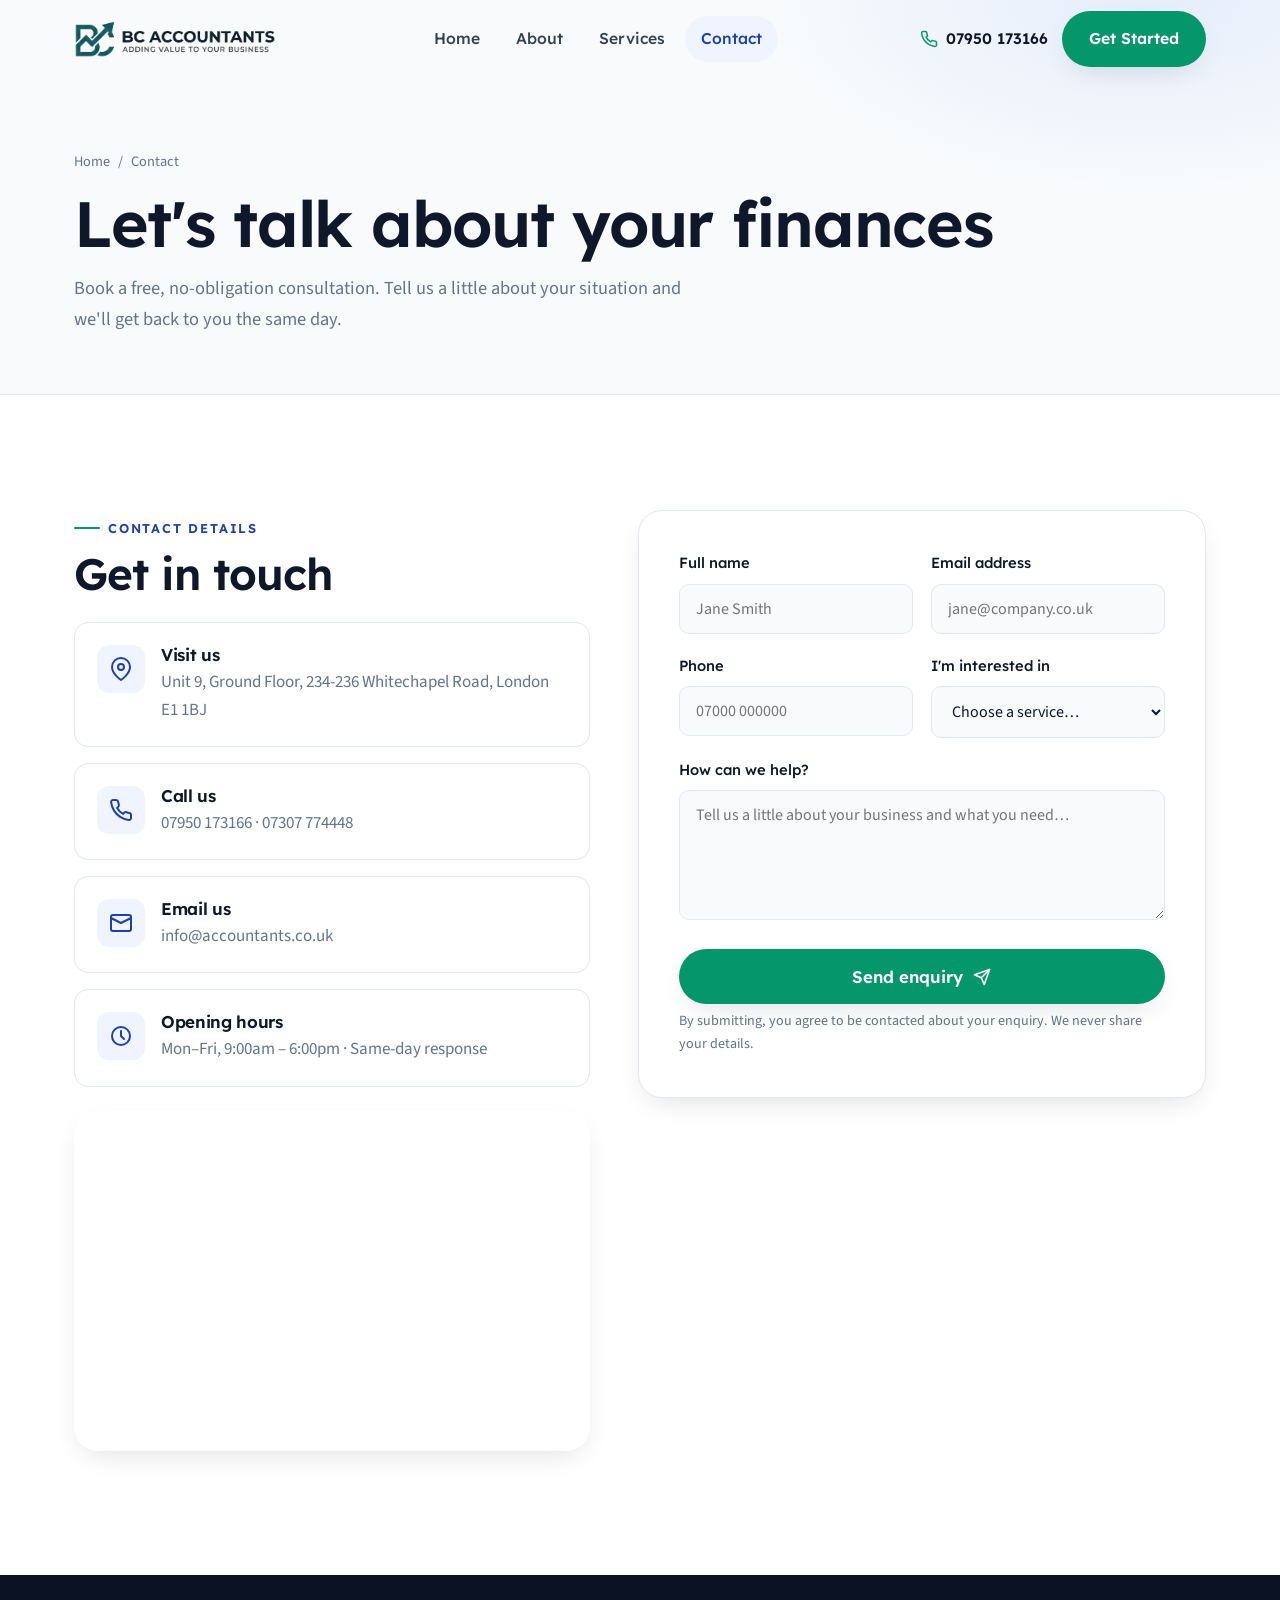
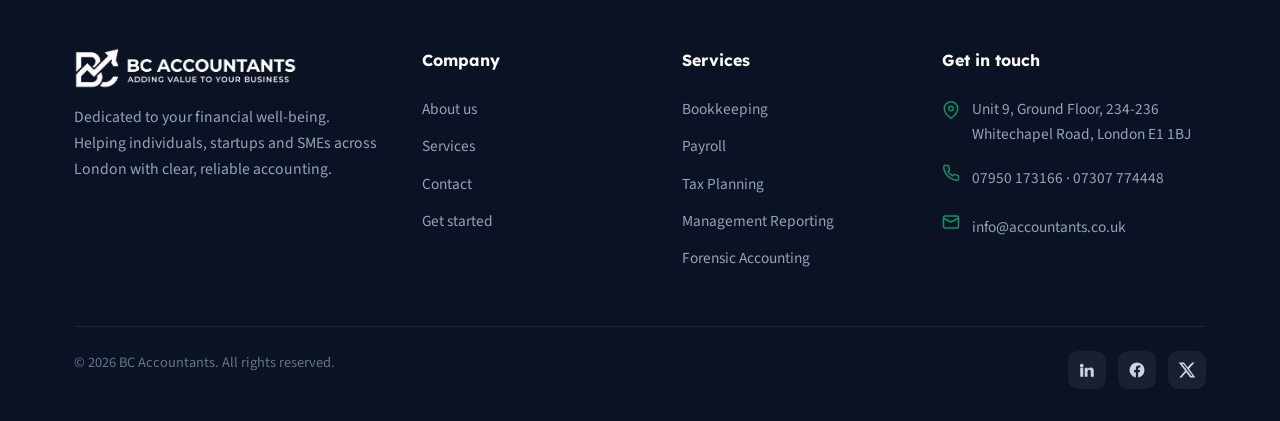
<file: contact.html>
<!DOCTYPE html>
<html lang="en-GB">
<head>
  <meta charset="UTF-8" />
  <meta name="viewport" content="width=device-width, initial-scale=1.0" />
  <title>Contact — BC Accountants London</title>
  <meta name="description" content="Get in touch with BC Accountants, Unit 9, 234-236 Whitechapel Road, London E1 1BJ. Call 07950 173166 or book a free consultation." />
  <meta name="theme-color" content="#1e40af" />
  <link rel="preconnect" href="https://fonts.googleapis.com" />
  <link rel="preconnect" href="https://fonts.gstatic.com" crossorigin />
  <link href="https://fonts.googleapis.com/css2?family=Lexend:wght@300;400;500;600;700&family=Source+Sans+3:wght@300;400;500;600;700&display=swap" rel="stylesheet" />
  <link rel="icon" type="image/png" href="logo/favicon.png" />
  <link rel="stylesheet" href="css/styles.css" />
  <style>
    .map { border:0; width:100%; height:340px; border-radius: var(--radius-lg); box-shadow: var(--shadow-md); margin-top: 8px; filter: grayscale(0.1); }
  </style>
</head>
<body>
  <header class="site-header">
    <div class="container nav">
      <a class="brand" href="index.html" aria-label="BC Accountants home">
        <img src="logo/logo-dark.png" alt="BC Accountants — Adding value to your business" class="brand-logo" />
      </a>
      <nav class="nav-links" aria-label="Primary">
        <a href="index.html">Home</a>
        <a href="about.html">About</a>
        <a href="services.html">Services</a>
        <a href="contact.html" class="active">Contact</a>
      </nav>
      <div class="nav-cta">
        <a class="nav-phone" href="tel:07950173166"><svg viewBox="0 0 24 24" fill="none" stroke="currentColor" stroke-width="2" stroke-linecap="round" stroke-linejoin="round"><path d="M22 16.92v3a2 2 0 0 1-2.18 2 19.79 19.79 0 0 1-8.63-3.07 19.5 19.5 0 0 1-6-6 19.79 19.79 0 0 1-3.07-8.67A2 2 0 0 1 4.11 2h3a2 2 0 0 1 2 1.72c.13.96.36 1.9.7 2.81a2 2 0 0 1-.45 2.11L8.09 9.91a16 16 0 0 0 6 6l1.27-1.27a2 2 0 0 1 2.11-.45c.91.34 1.85.57 2.81.7A2 2 0 0 1 22 16.92z"/></svg>07950 173166</a>
        <a class="btn btn--primary" href="#enquiry">Get Started</a>
        <button class="nav-toggle" aria-label="Toggle menu" aria-expanded="false"><span></span><span></span><span></span></button>
      </div>
    </div>
  </header>

  <main>
    <section class="page-hero">
      <div class="container">
        <div class="crumbs reveal"><a href="index.html">Home</a> <span>/</span> <span>Contact</span></div>
        <h1 class="reveal" data-delay="1">Let's talk about your finances</h1>
        <p class="reveal" data-delay="2">Book a free, no-obligation consultation. Tell us a little about your situation and we'll get back to you the same day.</p>
      </div>
    </section>

    <section class="section" id="enquiry">
      <div class="container contact-grid">
        <div class="reveal">
          <span class="eyebrow">Contact details</span>
          <h2 style="margin:10px 0 24px;">Get in touch</h2>

          <div class="info-card">
            <span class="ic" aria-hidden="true"><svg viewBox="0 0 24 24" fill="none" stroke="currentColor" stroke-width="2" stroke-linecap="round" stroke-linejoin="round"><path d="M21 10c0 7-9 13-9 13s-9-6-9-13a9 9 0 0 1 18 0z"/><circle cx="12" cy="10" r="3"/></svg></span>
            <div><h4>Visit us</h4><p>Unit 9, Ground Floor, 234-236 Whitechapel Road, London E1 1BJ</p></div>
          </div>
          <div class="info-card">
            <span class="ic" aria-hidden="true"><svg viewBox="0 0 24 24" fill="none" stroke="currentColor" stroke-width="2" stroke-linecap="round" stroke-linejoin="round"><path d="M22 16.92v3a2 2 0 0 1-2.18 2 19.79 19.79 0 0 1-8.63-3.07 19.5 19.5 0 0 1-6-6 19.79 19.79 0 0 1-3.07-8.67A2 2 0 0 1 4.11 2h3a2 2 0 0 1 2 1.72c.13.96.36 1.9.7 2.81a2 2 0 0 1-.45 2.11L8.09 9.91a16 16 0 0 0 6 6l1.27-1.27a2 2 0 0 1 2.11-.45c.91.34 1.85.57 2.81.7A2 2 0 0 1 22 16.92z"/></svg></span>
            <div><h4>Call us</h4><p><a href="tel:07950173166">07950 173166</a> · <a href="tel:07307774448">07307 774448</a></p></div>
          </div>
          <div class="info-card">
            <span class="ic" aria-hidden="true"><svg viewBox="0 0 24 24" fill="none" stroke="currentColor" stroke-width="2" stroke-linecap="round" stroke-linejoin="round"><rect x="2" y="4" width="20" height="16" rx="2"/><path d="m22 7-10 5L2 7"/></svg></span>
            <div><h4>Email us</h4><p><a href="mailto:info@accountants.co.uk">info@accountants.co.uk</a></p></div>
          </div>
          <div class="info-card">
            <span class="ic" aria-hidden="true"><svg viewBox="0 0 24 24" fill="none" stroke="currentColor" stroke-width="2" stroke-linecap="round" stroke-linejoin="round"><circle cx="12" cy="12" r="9"/><path d="M12 7v5l3 3"/></svg></span>
            <div><h4>Opening hours</h4><p>Mon–Fri, 9:00am – 6:00pm · Same-day response</p></div>
          </div>

          <iframe class="map" title="BC Accountants location map" loading="lazy" referrerpolicy="no-referrer-when-downgrade"
            src="https://www.google.com/maps?q=234-236%20Whitechapel%20Road%20London%20E1%201BJ&output=embed"></iframe>
        </div>

        <div class="reveal" data-delay="1">
          <form class="form" id="contact-form" novalidate>
            <div class="form-success" role="status">Thank you — your enquiry has been received. We'll be in touch the same day.</div>
            <div class="field-row">
              <div class="field">
                <label for="name">Full name</label>
                <input id="name" name="name" type="text" autocomplete="name" required placeholder="Jane Smith" />
              </div>
              <div class="field">
                <label for="email">Email address</label>
                <input id="email" name="email" type="email" autocomplete="email" required placeholder="jane@company.co.uk" />
              </div>
            </div>
            <div class="field-row">
              <div class="field">
                <label for="phone">Phone</label>
                <input id="phone" name="phone" type="tel" autocomplete="tel" placeholder="07000 000000" />
              </div>
              <div class="field">
                <label for="service">I'm interested in</label>
                <select id="service" name="service" required>
                  <option value="" disabled selected>Choose a service…</option>
                  <option>Bookkeeping</option>
                  <option>Payroll Management</option>
                  <option>Tax Planning</option>
                  <option>Management Reporting</option>
                  <option>Forensic Accounting</option>
                  <option>Not sure — please advise</option>
                </select>
              </div>
            </div>
            <div class="field">
              <label for="message">How can we help?</label>
              <textarea id="message" name="message" required placeholder="Tell us a little about your business and what you need…"></textarea>
            </div>
            <button class="btn btn--primary btn--lg" type="submit" style="width:100%;">Send enquiry
              <svg viewBox="0 0 24 24" fill="none" stroke="currentColor" stroke-width="2.2" stroke-linecap="round" stroke-linejoin="round"><path d="M22 2 11 13"/><path d="M22 2 15 22l-4-9-9-4z"/></svg>
            </button>
            <p class="form-note">By submitting, you agree to be contacted about your enquiry. We never share your details.</p>
          </form>
        </div>
      </div>
    </section>
  </main>

  <footer class="site-footer">
    <div class="container">
      <div class="foot-grid">
        <div>
          <div class="brand"><img src="logo/logo-white.png" alt="BC Accountants" class="brand-logo" /></div>
          <p class="foot-about">Dedicated to your financial well-being. Helping individuals, startups and SMEs across London with clear, reliable accounting.</p>
        </div>
        <div class="foot-col"><h5>Company</h5><a href="about.html">About us</a><a href="services.html">Services</a><a href="contact.html">Contact</a><a href="#enquiry">Get started</a></div>
        <div class="foot-col"><h5>Services</h5><a href="services.html#bookkeeping">Bookkeeping</a><a href="services.html#payroll">Payroll</a><a href="services.html#tax">Tax Planning</a><a href="services.html#reporting">Management Reporting</a><a href="services.html#forensic">Forensic Accounting</a></div>
        <div class="foot-col"><h5>Get in touch</h5>
          <ul class="foot-contact">
            <li><svg viewBox="0 0 24 24" fill="none" stroke="currentColor" stroke-width="2" stroke-linecap="round" stroke-linejoin="round"><path d="M21 10c0 7-9 13-9 13s-9-6-9-13a9 9 0 0 1 18 0z"/><circle cx="12" cy="10" r="3"/></svg><span>Unit 9, Ground Floor, 234-236 Whitechapel Road, London E1 1BJ</span></li>
            <li><svg viewBox="0 0 24 24" fill="none" stroke="currentColor" stroke-width="2" stroke-linecap="round" stroke-linejoin="round"><path d="M22 16.92v3a2 2 0 0 1-2.18 2 19.79 19.79 0 0 1-8.63-3.07 19.5 19.5 0 0 1-6-6 19.79 19.79 0 0 1-3.07-8.67A2 2 0 0 1 4.11 2h3a2 2 0 0 1 2 1.72c.13.96.36 1.9.7 2.81a2 2 0 0 1-.45 2.11L8.09 9.91a16 16 0 0 0 6 6l1.27-1.27a2 2 0 0 1 2.11-.45c.91.34 1.85.57 2.81.7A2 2 0 0 1 22 16.92z"/></svg><a href="tel:07950173166">07950 173166 · 07307 774448</a></li>
            <li><svg viewBox="0 0 24 24" fill="none" stroke="currentColor" stroke-width="2" stroke-linecap="round" stroke-linejoin="round"><rect x="2" y="4" width="20" height="16" rx="2"/><path d="m22 7-10 5L2 7"/></svg><a href="mailto:info@accountants.co.uk">info@accountants.co.uk</a></li>
          </ul>
        </div>
      </div>
      <div class="foot-bottom">
        <span>© <span id="year">2026</span> BC Accountants. All rights reserved.</span>
        <div class="socials">
          <a href="#" aria-label="LinkedIn"><svg viewBox="0 0 24 24" fill="currentColor"><path d="M4.98 3.5a2.5 2.5 0 1 1 0 5 2.5 2.5 0 0 1 0-5zM3 9h4v12H3zM9 9h3.8v1.7h.05c.53-1 1.83-2.05 3.77-2.05C20.4 8.65 21 11 21 14.1V21h-4v-6.1c0-1.45-.03-3.3-2-3.3-2 0-2.3 1.57-2.3 3.2V21H9z"/></svg></a>
          <a href="#" aria-label="Facebook"><svg viewBox="0 0 24 24" fill="currentColor"><path d="M22 12a10 10 0 1 0-11.5 9.9v-7H8v-2.9h2.5V9.8c0-2.5 1.5-3.9 3.8-3.9 1.1 0 2.2.2 2.2.2v2.5h-1.3c-1.2 0-1.6.8-1.6 1.6v1.8H16l-.4 2.9h-2.1v7A10 10 0 0 0 22 12z"/></svg></a>
          <a href="#" aria-label="X"><svg viewBox="0 0 24 24" fill="currentColor"><path d="M18.9 2H22l-7.3 8.3L23 22h-6.8l-5.3-6.9L4.8 22H1.7l7.8-8.9L1 2h7l4.8 6.3zM17.7 20h1.7L7.4 3.9H5.6z"/></svg></a>
        </div>
      </div>
    </div>
  </footer>
  <script src="js/main.js" defer></script>
</body>
</html>
</file>
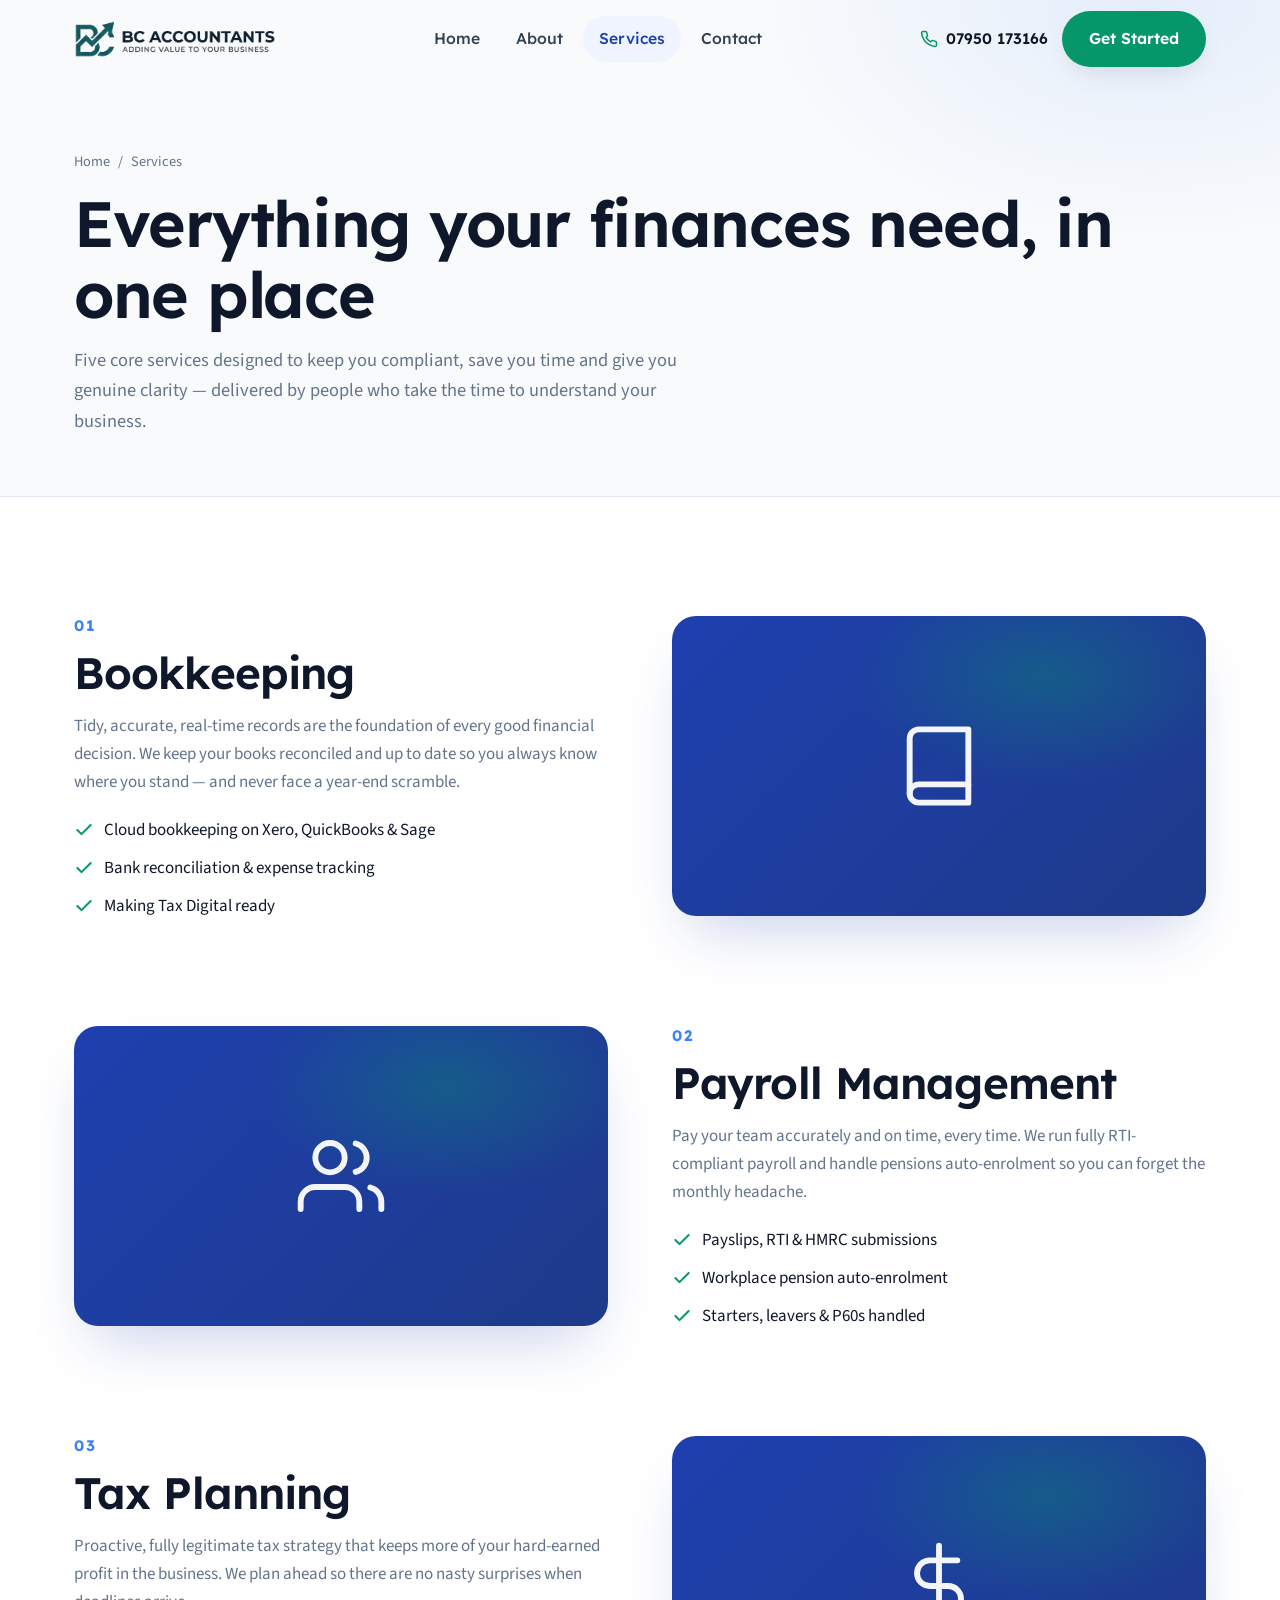
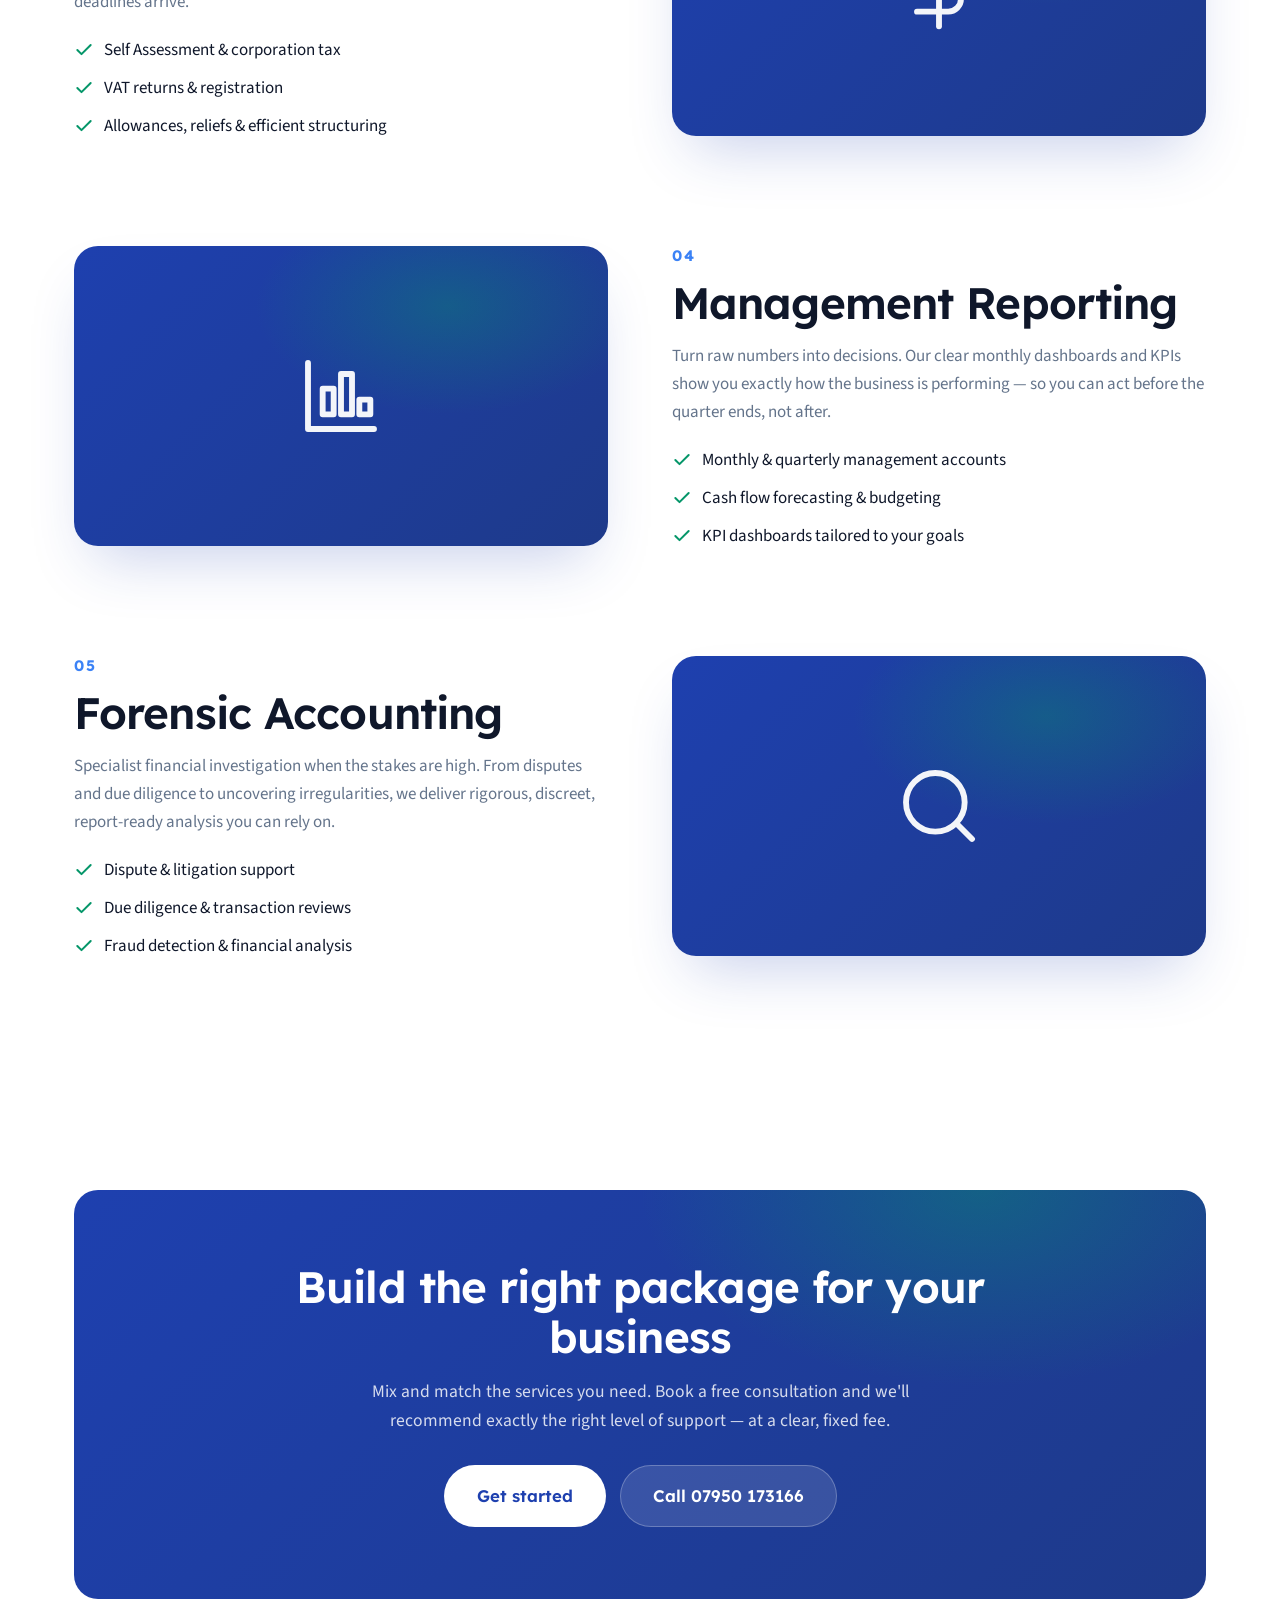
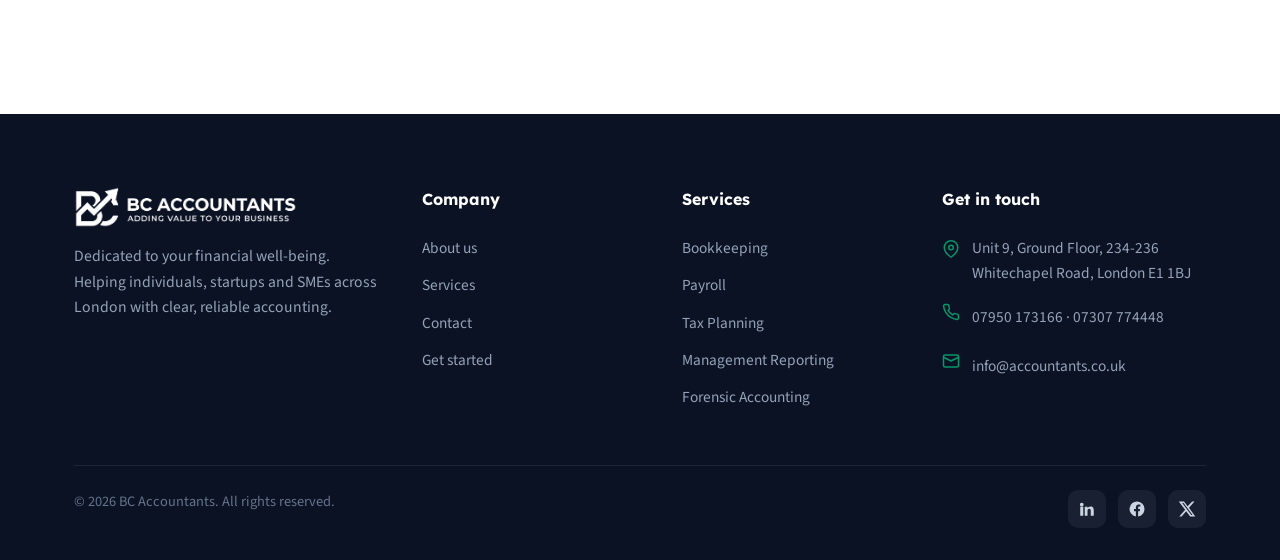
<file: services.html>
<!DOCTYPE html>
<html lang="en-GB">
<head>
  <meta charset="UTF-8" />
  <meta name="viewport" content="width=device-width, initial-scale=1.0" />
  <title>Services — BC Accountants London</title>
  <meta name="description" content="Bookkeeping, payroll management, tax planning, management reporting and forensic accounting from BC Accountants in Whitechapel, London." />
  <meta name="theme-color" content="#1e40af" />
  <link rel="preconnect" href="https://fonts.googleapis.com" />
  <link rel="preconnect" href="https://fonts.gstatic.com" crossorigin />
  <link href="https://fonts.googleapis.com/css2?family=Lexend:wght@300;400;500;600;700&family=Source+Sans+3:wght@300;400;500;600;700&display=swap" rel="stylesheet" />
  <link rel="icon" type="image/png" href="logo/favicon.png" />
  <link rel="stylesheet" href="css/styles.css" />
  <style>
    .svc { display:grid; grid-template-columns: 1fr 1fr; gap: clamp(32px,5vw,72px); align-items:center; }
    .svc + .svc { margin-top: clamp(56px,8vw,104px); }
    .svc:nth-child(even) .svc-media { order: -1; }
    .svc-media { border-radius: var(--radius-lg); background: linear-gradient(135deg,var(--primary),var(--primary-dark)); min-height: 300px; box-shadow: var(--shadow-lg); display:grid; place-items:center; color:#fff; position:relative; overflow:hidden; }
    .svc-media::before { content:""; position:absolute; inset:0; background: radial-gradient(60% 60% at 70% 20%, rgba(5,150,105,0.35), transparent 60%); }
    .svc-media svg { width: 88px; height: 88px; position:relative; opacity:0.95; }
    .svc-body .num { font-family:var(--font-display); font-weight:700; color:var(--primary-light); font-size:0.95rem; letter-spacing:0.1em; }
    .svc-body h2 { margin: 8px 0 14px; }
    .svc-body p { color: var(--muted); }
    .svc-list { display:grid; gap:10px; margin-top:20px; }
    .svc-list li { display:flex; gap:10px; align-items:flex-start; }
    .svc-list svg { width:20px; height:20px; color:var(--accent); flex:0 0 auto; margin-top:4px; }
    @media (max-width: 820px){ .svc { grid-template-columns:1fr; } .svc:nth-child(even) .svc-media{ order:0; } .svc-media{ min-height:220px; } }
  </style>
</head>
<body>
  <header class="site-header">
    <div class="container nav">
      <a class="brand" href="index.html" aria-label="BC Accountants home">
        <img src="logo/logo-dark.png" alt="BC Accountants — Adding value to your business" class="brand-logo" />
      </a>
      <nav class="nav-links" aria-label="Primary">
        <a href="index.html">Home</a>
        <a href="about.html">About</a>
        <a href="services.html" class="active">Services</a>
        <a href="contact.html">Contact</a>
      </nav>
      <div class="nav-cta">
        <a class="nav-phone" href="tel:07950173166"><svg viewBox="0 0 24 24" fill="none" stroke="currentColor" stroke-width="2" stroke-linecap="round" stroke-linejoin="round"><path d="M22 16.92v3a2 2 0 0 1-2.18 2 19.79 19.79 0 0 1-8.63-3.07 19.5 19.5 0 0 1-6-6 19.79 19.79 0 0 1-3.07-8.67A2 2 0 0 1 4.11 2h3a2 2 0 0 1 2 1.72c.13.96.36 1.9.7 2.81a2 2 0 0 1-.45 2.11L8.09 9.91a16 16 0 0 0 6 6l1.27-1.27a2 2 0 0 1 2.11-.45c.91.34 1.85.57 2.81.7A2 2 0 0 1 22 16.92z"/></svg>07950 173166</a>
        <a class="btn btn--primary" href="contact.html">Get Started</a>
        <button class="nav-toggle" aria-label="Toggle menu" aria-expanded="false"><span></span><span></span><span></span></button>
      </div>
    </div>
  </header>

  <main>
    <section class="page-hero">
      <div class="container">
        <div class="crumbs reveal"><a href="index.html">Home</a> <span>/</span> <span>Services</span></div>
        <h1 class="reveal" data-delay="1">Everything your finances need, in one place</h1>
        <p class="reveal" data-delay="2">Five core services designed to keep you compliant, save you time and give you genuine clarity — delivered by people who take the time to understand your business.</p>
      </div>
    </section>

    <section class="section">
      <div class="container">
        <!-- Bookkeeping -->
        <div class="svc" id="bookkeeping">
          <div class="svc-body reveal">
            <span class="num">01</span>
            <h2>Bookkeeping</h2>
            <p>Tidy, accurate, real-time records are the foundation of every good financial decision. We keep your books reconciled and up to date so you always know where you stand — and never face a year-end scramble.</p>
            <ul class="svc-list">
              <li><svg viewBox="0 0 24 24" fill="none" stroke="currentColor" stroke-width="2.4" stroke-linecap="round" stroke-linejoin="round"><path d="M20 6L9 17l-5-5"/></svg>Cloud bookkeeping on Xero, QuickBooks &amp; Sage</li>
              <li><svg viewBox="0 0 24 24" fill="none" stroke="currentColor" stroke-width="2.4" stroke-linecap="round" stroke-linejoin="round"><path d="M20 6L9 17l-5-5"/></svg>Bank reconciliation &amp; expense tracking</li>
              <li><svg viewBox="0 0 24 24" fill="none" stroke="currentColor" stroke-width="2.4" stroke-linecap="round" stroke-linejoin="round"><path d="M20 6L9 17l-5-5"/></svg>Making Tax Digital ready</li>
            </ul>
          </div>
          <div class="svc-media reveal" data-delay="1" aria-hidden="true"><svg viewBox="0 0 24 24" fill="none" stroke="currentColor" stroke-width="1.6" stroke-linecap="round" stroke-linejoin="round"><path d="M4 19.5A2.5 2.5 0 0 1 6.5 17H20"/><path d="M6.5 2H20v20H6.5A2.5 2.5 0 0 1 4 19.5v-15A2.5 2.5 0 0 1 6.5 2z"/></svg></div>
        </div>

        <!-- Payroll -->
        <div class="svc" id="payroll">
          <div class="svc-body reveal">
            <span class="num">02</span>
            <h2>Payroll Management</h2>
            <p>Pay your team accurately and on time, every time. We run fully RTI-compliant payroll and handle pensions auto-enrolment so you can forget the monthly headache.</p>
            <ul class="svc-list">
              <li><svg viewBox="0 0 24 24" fill="none" stroke="currentColor" stroke-width="2.4" stroke-linecap="round" stroke-linejoin="round"><path d="M20 6L9 17l-5-5"/></svg>Payslips, RTI &amp; HMRC submissions</li>
              <li><svg viewBox="0 0 24 24" fill="none" stroke="currentColor" stroke-width="2.4" stroke-linecap="round" stroke-linejoin="round"><path d="M20 6L9 17l-5-5"/></svg>Workplace pension auto-enrolment</li>
              <li><svg viewBox="0 0 24 24" fill="none" stroke="currentColor" stroke-width="2.4" stroke-linecap="round" stroke-linejoin="round"><path d="M20 6L9 17l-5-5"/></svg>Starters, leavers &amp; P60s handled</li>
            </ul>
          </div>
          <div class="svc-media reveal" data-delay="1" aria-hidden="true"><svg viewBox="0 0 24 24" fill="none" stroke="currentColor" stroke-width="1.6" stroke-linecap="round" stroke-linejoin="round"><path d="M17 21v-2a4 4 0 0 0-4-4H5a4 4 0 0 0-4 4v2"/><circle cx="9" cy="7" r="4"/><path d="M23 21v-2a4 4 0 0 0-3-3.87"/><path d="M16 3.13a4 4 0 0 1 0 7.75"/></svg></div>
        </div>

        <!-- Tax -->
        <div class="svc" id="tax">
          <div class="svc-body reveal">
            <span class="num">03</span>
            <h2>Tax Planning</h2>
            <p>Proactive, fully legitimate tax strategy that keeps more of your hard-earned profit in the business. We plan ahead so there are no nasty surprises when deadlines arrive.</p>
            <ul class="svc-list">
              <li><svg viewBox="0 0 24 24" fill="none" stroke="currentColor" stroke-width="2.4" stroke-linecap="round" stroke-linejoin="round"><path d="M20 6L9 17l-5-5"/></svg>Self Assessment &amp; corporation tax</li>
              <li><svg viewBox="0 0 24 24" fill="none" stroke="currentColor" stroke-width="2.4" stroke-linecap="round" stroke-linejoin="round"><path d="M20 6L9 17l-5-5"/></svg>VAT returns &amp; registration</li>
              <li><svg viewBox="0 0 24 24" fill="none" stroke="currentColor" stroke-width="2.4" stroke-linecap="round" stroke-linejoin="round"><path d="M20 6L9 17l-5-5"/></svg>Allowances, reliefs &amp; efficient structuring</li>
            </ul>
          </div>
          <div class="svc-media reveal" data-delay="1" aria-hidden="true"><svg viewBox="0 0 24 24" fill="none" stroke="currentColor" stroke-width="1.6" stroke-linecap="round" stroke-linejoin="round"><path d="M12 1v22"/><path d="M17 5H9.5a3.5 3.5 0 0 0 0 7h5a3.5 3.5 0 0 1 0 7H6"/></svg></div>
        </div>

        <!-- Reporting -->
        <div class="svc" id="reporting">
          <div class="svc-body reveal">
            <span class="num">04</span>
            <h2>Management Reporting</h2>
            <p>Turn raw numbers into decisions. Our clear monthly dashboards and KPIs show you exactly how the business is performing — so you can act before the quarter ends, not after.</p>
            <ul class="svc-list">
              <li><svg viewBox="0 0 24 24" fill="none" stroke="currentColor" stroke-width="2.4" stroke-linecap="round" stroke-linejoin="round"><path d="M20 6L9 17l-5-5"/></svg>Monthly &amp; quarterly management accounts</li>
              <li><svg viewBox="0 0 24 24" fill="none" stroke="currentColor" stroke-width="2.4" stroke-linecap="round" stroke-linejoin="round"><path d="M20 6L9 17l-5-5"/></svg>Cash flow forecasting &amp; budgeting</li>
              <li><svg viewBox="0 0 24 24" fill="none" stroke="currentColor" stroke-width="2.4" stroke-linecap="round" stroke-linejoin="round"><path d="M20 6L9 17l-5-5"/></svg>KPI dashboards tailored to your goals</li>
            </ul>
          </div>
          <div class="svc-media reveal" data-delay="1" aria-hidden="true"><svg viewBox="0 0 24 24" fill="none" stroke="currentColor" stroke-width="1.6" stroke-linecap="round" stroke-linejoin="round"><path d="M3 3v18h18"/><rect x="7" y="10" width="3" height="7"/><rect x="12" y="6" width="3" height="11"/><rect x="17" y="13" width="3" height="4"/></svg></div>
        </div>

        <!-- Forensic -->
        <div class="svc" id="forensic">
          <div class="svc-body reveal">
            <span class="num">05</span>
            <h2>Forensic Accounting</h2>
            <p>Specialist financial investigation when the stakes are high. From disputes and due diligence to uncovering irregularities, we deliver rigorous, discreet, report-ready analysis you can rely on.</p>
            <ul class="svc-list">
              <li><svg viewBox="0 0 24 24" fill="none" stroke="currentColor" stroke-width="2.4" stroke-linecap="round" stroke-linejoin="round"><path d="M20 6L9 17l-5-5"/></svg>Dispute &amp; litigation support</li>
              <li><svg viewBox="0 0 24 24" fill="none" stroke="currentColor" stroke-width="2.4" stroke-linecap="round" stroke-linejoin="round"><path d="M20 6L9 17l-5-5"/></svg>Due diligence &amp; transaction reviews</li>
              <li><svg viewBox="0 0 24 24" fill="none" stroke="currentColor" stroke-width="2.4" stroke-linecap="round" stroke-linejoin="round"><path d="M20 6L9 17l-5-5"/></svg>Fraud detection &amp; financial analysis</li>
            </ul>
          </div>
          <div class="svc-media reveal" data-delay="1" aria-hidden="true"><svg viewBox="0 0 24 24" fill="none" stroke="currentColor" stroke-width="1.6" stroke-linecap="round" stroke-linejoin="round"><circle cx="11" cy="11" r="8"/><path d="M21 21l-4.3-4.3"/></svg></div>
        </div>
      </div>
    </section>

    <section class="section">
      <div class="container">
        <div class="cta-band reveal">
          <h2>Build the right package for your business</h2>
          <p>Mix and match the services you need. Book a free consultation and we'll recommend exactly the right level of support — at a clear, fixed fee.</p>
          <div class="cta-actions">
            <a class="btn btn--light btn--lg" href="contact.html">Get started</a>
            <a class="btn btn--lg" href="tel:07950173166" style="background:rgba(255,255,255,0.12);color:#fff;border-color:rgba(255,255,255,0.25);">Call 07950 173166</a>
          </div>
        </div>
      </div>
    </section>
  </main>

  <footer class="site-footer">
    <div class="container">
      <div class="foot-grid">
        <div>
          <div class="brand"><img src="logo/logo-white.png" alt="BC Accountants" class="brand-logo" /></div>
          <p class="foot-about">Dedicated to your financial well-being. Helping individuals, startups and SMEs across London with clear, reliable accounting.</p>
        </div>
        <div class="foot-col"><h5>Company</h5><a href="about.html">About us</a><a href="services.html">Services</a><a href="contact.html">Contact</a><a href="contact.html">Get started</a></div>
        <div class="foot-col"><h5>Services</h5><a href="services.html#bookkeeping">Bookkeeping</a><a href="services.html#payroll">Payroll</a><a href="services.html#tax">Tax Planning</a><a href="services.html#reporting">Management Reporting</a><a href="services.html#forensic">Forensic Accounting</a></div>
        <div class="foot-col"><h5>Get in touch</h5>
          <ul class="foot-contact">
            <li><svg viewBox="0 0 24 24" fill="none" stroke="currentColor" stroke-width="2" stroke-linecap="round" stroke-linejoin="round"><path d="M21 10c0 7-9 13-9 13s-9-6-9-13a9 9 0 0 1 18 0z"/><circle cx="12" cy="10" r="3"/></svg><span>Unit 9, Ground Floor, 234-236 Whitechapel Road, London E1 1BJ</span></li>
            <li><svg viewBox="0 0 24 24" fill="none" stroke="currentColor" stroke-width="2" stroke-linecap="round" stroke-linejoin="round"><path d="M22 16.92v3a2 2 0 0 1-2.18 2 19.79 19.79 0 0 1-8.63-3.07 19.5 19.5 0 0 1-6-6 19.79 19.79 0 0 1-3.07-8.67A2 2 0 0 1 4.11 2h3a2 2 0 0 1 2 1.72c.13.96.36 1.9.7 2.81a2 2 0 0 1-.45 2.11L8.09 9.91a16 16 0 0 0 6 6l1.27-1.27a2 2 0 0 1 2.11-.45c.91.34 1.85.57 2.81.7A2 2 0 0 1 22 16.92z"/></svg><a href="tel:07950173166">07950 173166 · 07307 774448</a></li>
            <li><svg viewBox="0 0 24 24" fill="none" stroke="currentColor" stroke-width="2" stroke-linecap="round" stroke-linejoin="round"><rect x="2" y="4" width="20" height="16" rx="2"/><path d="m22 7-10 5L2 7"/></svg><a href="mailto:info@accountants.co.uk">info@accountants.co.uk</a></li>
          </ul>
        </div>
      </div>
      <div class="foot-bottom">
        <span>© <span id="year">2026</span> BC Accountants. All rights reserved.</span>
        <div class="socials">
          <a href="#" aria-label="LinkedIn"><svg viewBox="0 0 24 24" fill="currentColor"><path d="M4.98 3.5a2.5 2.5 0 1 1 0 5 2.5 2.5 0 0 1 0-5zM3 9h4v12H3zM9 9h3.8v1.7h.05c.53-1 1.83-2.05 3.77-2.05C20.4 8.65 21 11 21 14.1V21h-4v-6.1c0-1.45-.03-3.3-2-3.3-2 0-2.3 1.57-2.3 3.2V21H9z"/></svg></a>
          <a href="#" aria-label="Facebook"><svg viewBox="0 0 24 24" fill="currentColor"><path d="M22 12a10 10 0 1 0-11.5 9.9v-7H8v-2.9h2.5V9.8c0-2.5 1.5-3.9 3.8-3.9 1.1 0 2.2.2 2.2.2v2.5h-1.3c-1.2 0-1.6.8-1.6 1.6v1.8H16l-.4 2.9h-2.1v7A10 10 0 0 0 22 12z"/></svg></a>
          <a href="#" aria-label="X"><svg viewBox="0 0 24 24" fill="currentColor"><path d="M18.9 2H22l-7.3 8.3L23 22h-6.8l-5.3-6.9L4.8 22H1.7l7.8-8.9L1 2h7l4.8 6.3zM17.7 20h1.7L7.4 3.9H5.6z"/></svg></a>
        </div>
      </div>
    </div>
  </footer>
  <script src="js/main.js" defer></script>
</body>
</html>
</file>
<file: css/styles.css>
/* =========================================================
   BC Accountants — Design System
   Palette: Trust blue (#1E40AF) + Profit green (#059669)
   Type: Lexend (display) / Source Sans 3 (body)
   ========================================================= */

:root {
  /* Color tokens */
  --primary: #1e40af;
  --primary-dark: #1e3a8a;
  --primary-light: #3b82f6;
  --primary-50: #eff4ff;
  --primary-100: #dbe6ff;
  --accent: #059669;
  --accent-dark: #047857;
  --accent-50: #ecfdf5;

  --bg: #ffffff;
  --surface: #f8fafc;
  --surface-2: #f1f5f9;
  --ink: #0f172a;
  --ink-soft: #334155;
  --muted: #64748b;
  --border: #e2e8f0;
  --ring: rgba(30, 64, 175, 0.35);

  --gold: #c79a3a; /* subtle premium accent for stars/details */

  /* Typography */
  --font-display: "Lexend", system-ui, -apple-system, "Segoe UI", sans-serif;
  --font-body: "Source Sans 3", system-ui, -apple-system, "Segoe UI", sans-serif;

  /* Spacing & shape */
  --radius: 14px;
  --radius-sm: 10px;
  --radius-lg: 24px;
  --container: 1180px;
  --shadow-sm: 0 1px 2px rgba(15, 23, 42, 0.06), 0 1px 3px rgba(15, 23, 42, 0.04);
  --shadow-md: 0 10px 30px -12px rgba(15, 23, 42, 0.18);
  --shadow-lg: 0 30px 60px -20px rgba(30, 64, 175, 0.25);

  --ease: cubic-bezier(0.22, 1, 0.36, 1);
  --t-fast: 160ms;
  --t-med: 300ms;
}

/* ---------- Reset ---------- */
*, *::before, *::after { box-sizing: border-box; }
* { margin: 0; }
html { scroll-behavior: smooth; -webkit-text-size-adjust: 100%; }
@media (prefers-reduced-motion: reduce) { html { scroll-behavior: auto; } }

body {
  font-family: var(--font-body);
  color: var(--ink);
  background: var(--bg);
  line-height: 1.65;
  font-size: 1.0625rem;
  -webkit-font-smoothing: antialiased;
  text-rendering: optimizeLegibility;
  overflow-x: hidden;
}

img, svg { display: block; max-width: 100%; }
a { color: inherit; text-decoration: none; }
ul { list-style: none; padding: 0; }
button { font-family: inherit; cursor: pointer; }

h1, h2, h3, h4 {
  font-family: var(--font-display);
  line-height: 1.12;
  letter-spacing: -0.02em;
  color: var(--ink);
  font-weight: 600;
}
h1 { font-size: clamp(2.4rem, 5.2vw, 4rem); }
h2 { font-size: clamp(1.9rem, 3.6vw, 2.75rem); }
h3 { font-size: clamp(1.2rem, 1.8vw, 1.45rem); }

/* ---------- Layout ---------- */
.container {
  width: 100%;
  max-width: var(--container);
  margin: 0 auto;
  padding: 0 24px;
}
.section { padding: clamp(64px, 9vw, 120px) 0; }
.section--tight { padding: clamp(48px, 6vw, 80px) 0; }
.section--surface { background: var(--surface); }

.eyebrow {
  display: inline-flex;
  align-items: center;
  gap: 8px;
  font-family: var(--font-display);
  font-weight: 600;
  font-size: 0.8rem;
  letter-spacing: 0.14em;
  text-transform: uppercase;
  color: var(--primary);
}
.eyebrow::before {
  content: "";
  width: 26px; height: 2px;
  background: var(--accent);
  border-radius: 2px;
}
.section-head { max-width: 640px; margin-bottom: clamp(40px, 5vw, 64px); }
.section-head.center { margin-left: auto; margin-right: auto; text-align: center; }
.section-head p { color: var(--muted); font-size: 1.1rem; margin-top: 14px; }

/* ---------- Buttons ---------- */
.btn {
  display: inline-flex;
  align-items: center;
  justify-content: center;
  gap: 10px;
  padding: 14px 26px;
  border-radius: 999px;
  font-family: var(--font-display);
  font-weight: 600;
  font-size: 0.98rem;
  border: 1px solid transparent;
  transition: transform var(--t-fast) var(--ease),
              box-shadow var(--t-med) var(--ease),
              background var(--t-fast) var(--ease),
              color var(--t-fast) var(--ease);
  will-change: transform;
}
.btn:focus-visible { outline: none; box-shadow: 0 0 0 4px var(--ring); }
.btn svg { width: 18px; height: 18px; }
.btn--primary { background: var(--accent); color: #fff; box-shadow: var(--shadow-md); }
.btn--primary:hover { background: var(--accent-dark); transform: translateY(-2px); box-shadow: var(--shadow-lg); }
.btn--blue { background: var(--primary); color: #fff; box-shadow: var(--shadow-md); }
.btn--blue:hover { background: var(--primary-dark); transform: translateY(-2px); }
.btn--ghost { background: transparent; color: var(--ink); border-color: var(--border); }
.btn--ghost:hover { border-color: var(--primary); color: var(--primary); transform: translateY(-2px); }
.btn--light { background: #fff; color: var(--primary); }
.btn--light:hover { transform: translateY(-2px); box-shadow: var(--shadow-lg); }
.btn--lg { padding: 16px 32px; font-size: 1.05rem; }

/* ---------- Header ---------- */
.site-header {
  position: fixed;
  inset: 0 0 auto 0;
  z-index: 100;
  transition: background var(--t-med) var(--ease), box-shadow var(--t-med) var(--ease), border-color var(--t-med) var(--ease);
  border-bottom: 1px solid transparent;
}
.site-header.scrolled {
  background: rgba(255, 255, 255, 0.85);
  backdrop-filter: saturate(180%) blur(14px);
  -webkit-backdrop-filter: saturate(180%) blur(14px);
  border-bottom-color: var(--border);
  box-shadow: var(--shadow-sm);
}
.nav {
  display: flex;
  align-items: center;
  justify-content: space-between;
  height: 78px;
}
.brand { display: flex; align-items: center; gap: 12px; font-family: var(--font-display); font-weight: 700; font-size: 1.2rem; letter-spacing: -0.02em; }
.brand .mark {
  width: 40px; height: 40px;
  border-radius: 11px;
  display: grid; place-items: center;
  color: #fff;
  background: linear-gradient(135deg, var(--primary) 0%, var(--primary-light) 100%);
  box-shadow: var(--shadow-md);
  font-weight: 700;
  letter-spacing: -0.04em;
}
.brand .mark svg { width: 22px; height: 22px; }
.brand small { display: block; font-family: var(--font-body); font-weight: 500; font-size: 0.72rem; letter-spacing: 0.04em; color: var(--muted); margin-top: -2px; }
.brand-logo { height: 38px; width: auto; display: block; }
.site-footer .brand-logo { height: 42px; }
@media (max-width: 560px) { .brand-logo { height: 30px; } }

.nav-links { display: flex; align-items: center; gap: 4px; }
.nav-links a {
  padding: 10px 16px;
  border-radius: 999px;
  font-family: var(--font-display);
  font-weight: 500;
  font-size: 0.98rem;
  color: var(--ink-soft);
  transition: color var(--t-fast), background var(--t-fast);
}
.nav-links a:hover, .nav-links a.active { color: var(--primary); background: var(--primary-50); }
.nav-cta { display: flex; align-items: center; gap: 14px; }
.nav-phone { display: inline-flex; align-items: center; gap: 8px; font-weight: 600; font-family: var(--font-display); color: var(--ink); font-size: 0.95rem; }
.nav-phone svg { width: 18px; height: 18px; color: var(--accent); }

.nav-toggle {
  display: none;
  width: 46px; height: 46px;
  border: 1px solid var(--border);
  border-radius: 12px;
  background: #fff;
  position: relative;
}
.nav-toggle span { position: absolute; left: 12px; right: 12px; height: 2px; background: var(--ink); border-radius: 2px; transition: transform var(--t-med) var(--ease), opacity var(--t-fast); }
.nav-toggle span:nth-child(1) { top: 16px; }
.nav-toggle span:nth-child(2) { top: 22px; }
.nav-toggle span:nth-child(3) { top: 28px; }
body.nav-open .nav-toggle span:nth-child(1) { transform: translateY(6px) rotate(45deg); }
body.nav-open .nav-toggle span:nth-child(2) { opacity: 0; }
body.nav-open .nav-toggle span:nth-child(3) { transform: translateY(-6px) rotate(-45deg); }

/* ---------- Hero ---------- */
.hero { position: relative; padding: 150px 0 90px; overflow: hidden; }
.hero::before {
  content: "";
  position: absolute; inset: 0;
  background:
    radial-gradient(60% 50% at 85% 0%, rgba(59, 130, 246, 0.12), transparent 60%),
    radial-gradient(50% 50% at 0% 30%, rgba(5, 150, 105, 0.08), transparent 60%),
    linear-gradient(180deg, var(--primary-50), transparent 40%);
  z-index: -1;
}
.hero-grid { display: grid; grid-template-columns: 1.05fr 0.95fr; gap: 56px; align-items: center; }
.hero h1 { margin-bottom: 22px; }
.hero h1 .grad { background: linear-gradient(120deg, var(--primary), var(--primary-light)); -webkit-background-clip: text; background-clip: text; color: transparent; }
.hero-lede { font-size: 1.2rem; color: var(--ink-soft); max-width: 540px; margin-bottom: 32px; }
.hero-actions { display: flex; flex-wrap: wrap; gap: 14px; margin-bottom: 36px; }
.hero-trust { display: flex; flex-wrap: wrap; gap: 28px; align-items: center; }
.trust-item { display: flex; align-items: center; gap: 10px; font-size: 0.95rem; color: var(--ink-soft); }
.trust-item strong { font-family: var(--font-display); }
.stars { display: inline-flex; gap: 2px; color: var(--gold); }
.stars svg { width: 18px; height: 18px; }

/* Hero visual card */
.hero-visual { position: relative; }
.hero-card {
  background: #fff;
  border: 1px solid var(--border);
  border-radius: var(--radius-lg);
  box-shadow: var(--shadow-lg);
  padding: 28px;
  position: relative;
  z-index: 2;
}
.hero-card .hc-top { display: flex; align-items: center; justify-content: space-between; margin-bottom: 20px; }
.hero-card .hc-top span { font-family: var(--font-display); font-weight: 600; }
.hc-pill { font-size: 0.78rem; font-weight: 600; color: var(--accent); background: var(--accent-50); padding: 5px 12px; border-radius: 999px; }
.hc-bars { display: flex; align-items: flex-end; gap: 12px; height: 130px; padding: 8px 0 0; }
.hc-bars .bar { flex: 1; background: linear-gradient(180deg, var(--primary-light), var(--primary)); border-radius: 8px 8px 4px 4px; opacity: 0.92; }
.hc-row { display: flex; justify-content: space-between; align-items: center; padding: 14px 0; border-top: 1px solid var(--border); }
.hc-row:first-of-type { margin-top: 18px; }
.hc-row .label { color: var(--muted); font-size: 0.95rem; }
.hc-row .val { font-family: var(--font-display); font-weight: 600; }
.hc-row .val.up { color: var(--accent); }
.hero-float {
  position: absolute;
  background: #fff;
  border: 1px solid var(--border);
  border-radius: var(--radius);
  box-shadow: var(--shadow-md);
  padding: 14px 18px;
  display: flex; align-items: center; gap: 12px;
  z-index: 3;
}
.hero-float .ic { width: 38px; height: 38px; border-radius: 10px; display: grid; place-items: center; color: #fff; background: var(--accent); }
.hero-float .ic svg { width: 20px; height: 20px; }
.hero-float small { color: var(--muted); display: block; font-size: 0.78rem; }
.hero-float strong { font-family: var(--font-display); }
.hero-float.f1 { top: -24px; left: -28px; }
.hero-float.f2 { bottom: -26px; right: -22px; }

/* ---------- Logos / trust bar ---------- */
.logos { display: flex; flex-wrap: wrap; align-items: center; justify-content: center; gap: clamp(28px, 5vw, 64px); }
.logos .lbl { width: 100%; text-align: center; color: var(--muted); font-size: 0.85rem; letter-spacing: 0.1em; text-transform: uppercase; margin-bottom: 8px; }
.logos .logo { font-family: var(--font-display); font-weight: 700; font-size: 1.25rem; color: var(--muted); opacity: 0.7; transition: opacity var(--t-fast), color var(--t-fast); letter-spacing: -0.02em; }
.logos .logo:hover { opacity: 1; color: var(--primary); }

/* ---------- Cards / services ---------- */
.grid { display: grid; gap: 24px; }
.grid-3 { grid-template-columns: repeat(3, 1fr); }
.grid-2 { grid-template-columns: repeat(2, 1fr); }

.card {
  background: #fff;
  border: 1px solid var(--border);
  border-radius: var(--radius);
  padding: 32px;
  transition: transform var(--t-med) var(--ease), box-shadow var(--t-med) var(--ease), border-color var(--t-med);
  position: relative;
  overflow: hidden;
}
.card::after {
  content: ""; position: absolute; inset: 0 0 auto 0; height: 3px;
  background: linear-gradient(90deg, var(--primary), var(--accent));
  transform: scaleX(0); transform-origin: left; transition: transform var(--t-med) var(--ease);
}
.card:hover { transform: translateY(-6px); box-shadow: var(--shadow-lg); border-color: transparent; }
.card:hover::after { transform: scaleX(1); }
.card .icon {
  width: 54px; height: 54px; border-radius: 14px;
  display: grid; place-items: center;
  background: var(--primary-50); color: var(--primary);
  margin-bottom: 20px;
  transition: background var(--t-med), color var(--t-med);
}
.card:hover .icon { background: var(--primary); color: #fff; }
.card .icon svg { width: 26px; height: 26px; }
.card h3 { margin-bottom: 10px; }
.card p { color: var(--muted); font-size: 1rem; }
.card .more {
  display: inline-flex; align-items: center; gap: 6px;
  margin-top: 18px; font-family: var(--font-display); font-weight: 600; font-size: 0.92rem;
  color: var(--primary);
}
.card .more svg { width: 16px; height: 16px; transition: transform var(--t-fast); }
.card:hover .more svg { transform: translateX(4px); }

/* ---------- Why / split ---------- */
.split { display: grid; grid-template-columns: 1fr 1fr; gap: clamp(40px, 6vw, 80px); align-items: center; }
.feature-list { display: grid; gap: 22px; margin-top: 28px; }
.feature { display: flex; gap: 16px; }
.feature .fic { flex: 0 0 auto; width: 44px; height: 44px; border-radius: 12px; background: var(--accent-50); color: var(--accent); display: grid; place-items: center; }
.feature .fic svg { width: 22px; height: 22px; }
.feature h4 { font-family: var(--font-display); font-size: 1.1rem; margin-bottom: 4px; }
.feature p { color: var(--muted); font-size: 0.98rem; }

.media-stack { position: relative; }
.media-stack .panel {
  border-radius: var(--radius-lg); overflow: hidden; box-shadow: var(--shadow-lg);
  background: linear-gradient(135deg, var(--primary) 0%, var(--primary-dark) 100%);
  padding: 40px; color: #fff; min-height: 360px;
  display: flex; flex-direction: column; justify-content: space-between;
}
.media-stack .panel h3 { color: #fff; }
.media-stack .panel .quote { font-size: 1.3rem; font-family: var(--font-display); line-height: 1.4; }
.media-stack .panel .who { display: flex; align-items: center; gap: 14px; }
.media-stack .panel .who .av { width: 48px; height: 48px; border-radius: 50%; background: rgba(255,255,255,0.18); display: grid; place-items: center; font-family: var(--font-display); font-weight: 700; }
.media-stack .panel .who small { color: rgba(255,255,255,0.75); display: block; }

/* ---------- Stats ---------- */
.stats { display: grid; grid-template-columns: repeat(4, 1fr); gap: 24px; }
.stat { text-align: center; padding: 14px; }
.stat .num { font-family: var(--font-display); font-weight: 700; font-size: clamp(2.4rem, 4.5vw, 3.2rem); line-height: 1; background: linear-gradient(120deg, var(--primary), var(--primary-light)); -webkit-background-clip: text; background-clip: text; color: transparent; }
.stat .lbl { color: var(--muted); margin-top: 10px; font-size: 0.98rem; }

/* ---------- Process ---------- */
.steps { display: grid; grid-template-columns: repeat(4, 1fr); gap: 24px; counter-reset: step; }
.step { position: relative; padding-top: 18px; }
.step .n {
  font-family: var(--font-display); font-weight: 700; font-size: 1.1rem;
  width: 52px; height: 52px; border-radius: 14px; display: grid; place-items: center;
  background: #fff; border: 1px solid var(--border); color: var(--primary);
  box-shadow: var(--shadow-sm); margin-bottom: 18px;
}
.step h4 { font-family: var(--font-display); font-size: 1.15rem; margin-bottom: 8px; }
.step p { color: var(--muted); font-size: 0.98rem; }
.step:not(:last-child)::before {
  content: ""; position: absolute; top: 44px; left: 64px; right: -12px; height: 2px;
  background: linear-gradient(90deg, var(--border), transparent);
}

/* ---------- Testimonials ---------- */
.tgrid { display: grid; grid-template-columns: repeat(3, 1fr); gap: 24px; }
.tcard { background: #fff; border: 1px solid var(--border); border-radius: var(--radius); padding: 30px; box-shadow: var(--shadow-sm); }
.tcard .stars { margin-bottom: 16px; }
.tcard blockquote { font-size: 1.05rem; color: var(--ink-soft); margin-bottom: 22px; }
.tcard .who { display: flex; align-items: center; gap: 12px; }
.tcard .who .av { width: 46px; height: 46px; border-radius: 50%; background: var(--primary-50); color: var(--primary); display: grid; place-items: center; font-family: var(--font-display); font-weight: 700; }
.tcard .who strong { font-family: var(--font-display); display: block; }
.tcard .who small { color: var(--muted); }

/* ---------- CTA band ---------- */
.cta-band {
  background: linear-gradient(135deg, var(--primary) 0%, var(--primary-dark) 100%);
  border-radius: var(--radius-lg);
  padding: clamp(40px, 6vw, 72px);
  color: #fff; text-align: center; position: relative; overflow: hidden;
}
.cta-band::before { content: ""; position: absolute; inset: 0; background: radial-gradient(50% 80% at 80% 0%, rgba(5,150,105,0.4), transparent 60%); }
.cta-band > * { position: relative; }
.cta-band h2 { color: #fff; max-width: 700px; margin: 0 auto 16px; }
.cta-band p { color: rgba(255,255,255,0.82); max-width: 560px; margin: 0 auto 30px; font-size: 1.1rem; }
.cta-actions { display: flex; gap: 14px; justify-content: center; flex-wrap: wrap; }

/* ---------- Footer ---------- */
.site-footer { background: #0b1224; color: #cbd5e1; padding: 72px 0 32px; }
.foot-grid { display: grid; grid-template-columns: 1.4fr 1fr 1fr 1.2fr; gap: 40px; }
.site-footer .brand { color: #fff; margin-bottom: 16px; }
.site-footer .brand small { color: #94a3b8; }
.foot-about { color: #94a3b8; font-size: 0.98rem; max-width: 320px; }
.foot-col h5 { font-family: var(--font-display); color: #fff; font-size: 1rem; margin-bottom: 18px; }
.foot-col a, .foot-col li { color: #94a3b8; font-size: 0.96rem; padding: 6px 0; display: block; transition: color var(--t-fast); }
.foot-col a:hover { color: #fff; }
.foot-contact li { display: flex; gap: 12px; align-items: flex-start; }
.foot-contact svg { width: 18px; height: 18px; color: var(--accent); flex: 0 0 auto; margin-top: 4px; }
.foot-bottom { border-top: 1px solid rgba(255,255,255,0.08); margin-top: 48px; padding-top: 24px; display: flex; justify-content: space-between; gap: 16px; flex-wrap: wrap; color: #64748b; font-size: 0.9rem; }
.socials { display: flex; gap: 12px; }
.socials a { width: 38px; height: 38px; border-radius: 10px; background: rgba(255,255,255,0.06); display: grid; place-items: center; color: #cbd5e1; transition: background var(--t-fast), color var(--t-fast); }
.socials a:hover { background: var(--primary); color: #fff; }
.socials svg { width: 18px; height: 18px; }

/* ---------- Page hero (inner pages) ---------- */
.page-hero { padding: 150px 0 60px; background: var(--surface); border-bottom: 1px solid var(--border); position: relative; overflow: hidden; }
.page-hero::before { content: ""; position: absolute; inset: 0; background: radial-gradient(50% 80% at 90% 0%, rgba(59,130,246,0.1), transparent 60%); }
.page-hero .container { position: relative; }
.crumbs { display: flex; gap: 8px; align-items: center; color: var(--muted); font-size: 0.9rem; margin-bottom: 14px; }
.crumbs a:hover { color: var(--primary); }
.page-hero h1 { margin-bottom: 14px; }
.page-hero p { color: var(--muted); font-size: 1.15rem; max-width: 620px; }

/* ---------- Contact ---------- */
.contact-grid { display: grid; grid-template-columns: 1fr 1.1fr; gap: 48px; align-items: start; }
.info-card { display: flex; gap: 16px; padding: 22px; border: 1px solid var(--border); border-radius: var(--radius); background: #fff; margin-bottom: 16px; transition: box-shadow var(--t-med), transform var(--t-med); }
.info-card:hover { box-shadow: var(--shadow-md); transform: translateY(-3px); }
.info-card .ic { width: 48px; height: 48px; border-radius: 12px; background: var(--primary-50); color: var(--primary); display: grid; place-items: center; flex: 0 0 auto; }
.info-card .ic svg { width: 24px; height: 24px; }
.info-card h4 { font-family: var(--font-display); margin-bottom: 4px; }
.info-card p, .info-card a { color: var(--muted); }
.info-card a:hover { color: var(--primary); }

.form { background: #fff; border: 1px solid var(--border); border-radius: var(--radius-lg); padding: clamp(24px, 4vw, 40px); box-shadow: var(--shadow-md); }
.field { margin-bottom: 20px; }
.field label { display: block; font-family: var(--font-display); font-weight: 500; font-size: 0.92rem; margin-bottom: 8px; }
.field input, .field select, .field textarea {
  width: 100%; padding: 13px 16px; border: 1px solid var(--border); border-radius: var(--radius-sm);
  font-family: inherit; font-size: 1rem; color: var(--ink); background: var(--surface);
  transition: border-color var(--t-fast), box-shadow var(--t-fast), background var(--t-fast);
}
.field input:focus, .field select:focus, .field textarea:focus { outline: none; border-color: var(--primary); background: #fff; box-shadow: 0 0 0 4px var(--ring); }
.field textarea { resize: vertical; min-height: 130px; }
.field-row { display: grid; grid-template-columns: 1fr 1fr; gap: 18px; }
.form-note { font-size: 0.88rem; color: var(--muted); margin-top: 6px; }
.form-success { display: none; padding: 16px; border-radius: var(--radius-sm); background: var(--accent-50); color: var(--accent-dark); font-weight: 600; margin-bottom: 18px; }
.form-success.show { display: block; }

/* ---------- Reveal animations ---------- */
.reveal { opacity: 0; transform: translateY(28px); transition: opacity 0.7s var(--ease), transform 0.7s var(--ease); }
.reveal.in { opacity: 1; transform: none; }
.reveal[data-delay="1"] { transition-delay: 0.08s; }
.reveal[data-delay="2"] { transition-delay: 0.16s; }
.reveal[data-delay="3"] { transition-delay: 0.24s; }
.reveal[data-delay="4"] { transition-delay: 0.32s; }
@media (prefers-reduced-motion: reduce) {
  .reveal { opacity: 1 !important; transform: none !important; transition: none !important; }
  .btn:hover, .card:hover, .info-card:hover, .hero-float { transform: none !important; }
}

/* ---------- Responsive ---------- */
@media (max-width: 1024px) {
  .hero-grid { grid-template-columns: 1fr; gap: 48px; }
  .hero-visual { max-width: 480px; margin: 0 auto; width: 100%; }
  .grid-3, .tgrid { grid-template-columns: repeat(2, 1fr); }
  .stats { grid-template-columns: repeat(2, 1fr); gap: 32px; }
  .steps { grid-template-columns: repeat(2, 1fr); row-gap: 40px; }
  .step:not(:last-child)::before { display: none; }
  .foot-grid { grid-template-columns: 1fr 1fr; gap: 32px; }
}
@media (max-width: 820px) {
  .nav-links, .nav-phone { display: none; }
  .nav-toggle { display: block; }
  .nav-links {
    position: fixed; inset: 78px 0 auto 0;
    flex-direction: column; align-items: stretch; gap: 4px;
    background: #fff; padding: 16px 24px 28px; border-bottom: 1px solid var(--border);
    box-shadow: var(--shadow-md);
    transform: translateY(-12px); opacity: 0; pointer-events: none;
    transition: transform var(--t-med) var(--ease), opacity var(--t-med);
  }
  body.nav-open .nav-links { display: flex; transform: none; opacity: 1; pointer-events: auto; }
  .nav-links a { padding: 14px 16px; }
  .split, .contact-grid { grid-template-columns: 1fr; }
  .media-stack { order: -1; }
  .hero-float.f1 { left: 0; }
  .hero-float.f2 { right: 0; }
}
@media (max-width: 560px) {
  .grid-3, .grid-2, .tgrid, .stats, .steps, .foot-grid { grid-template-columns: 1fr; }
  .field-row { grid-template-columns: 1fr; }
  .hero { padding-top: 124px; }
  .nav-cta .btn { padding: 11px 18px; }
  .hero-float { display: none; }
}
</file>
